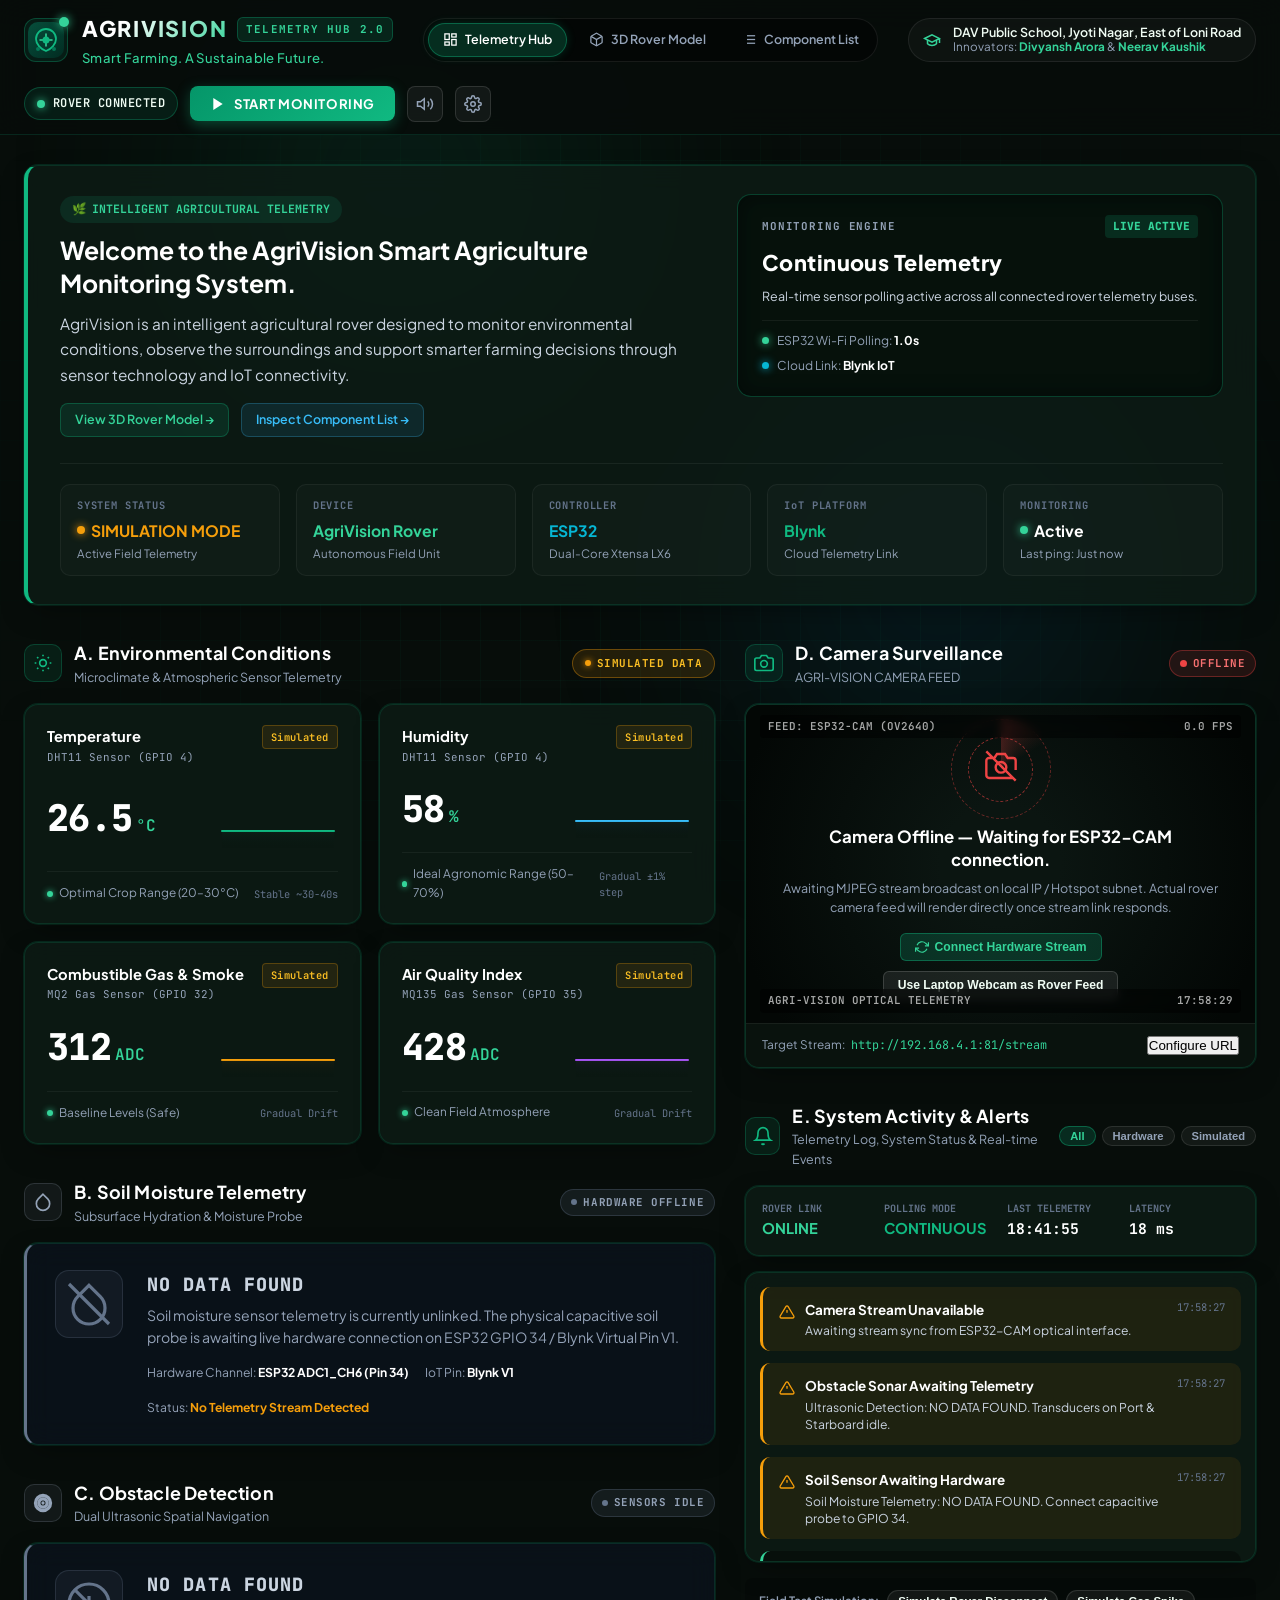
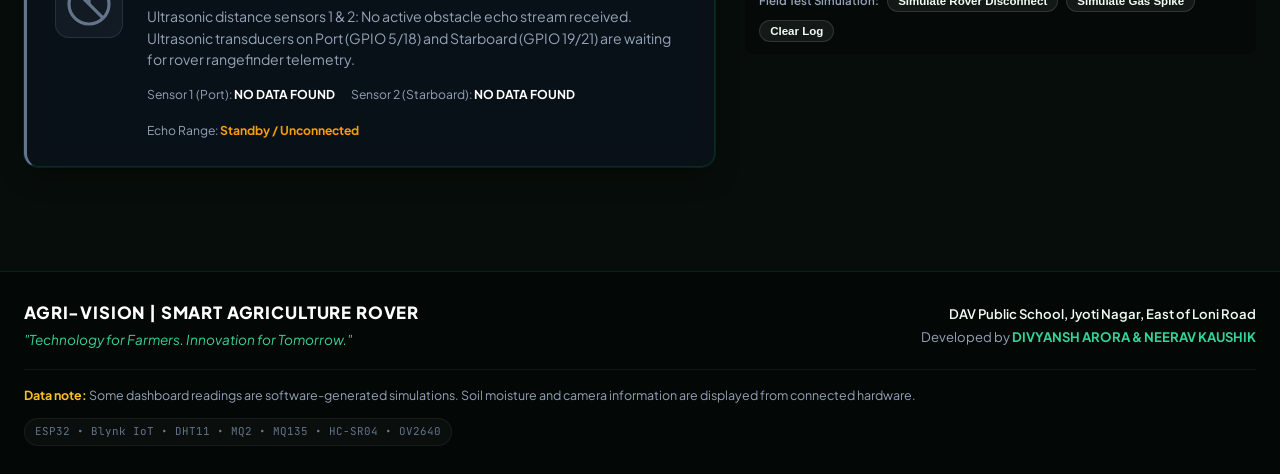
<file: index.html>
<!DOCTYPE html>
<html lang="en">
<head>
  <meta charset="UTF-8">
  <meta name="viewport" content="width=device-width, initial-scale=1.0">
  <title>AGRIVISION — Smart Agriculture Telemetry Hub</title>
  <link rel="preconnect" href="https://fonts.googleapis.com">
  <link rel="preconnect" href="https://fonts.gstatic.com" crossorigin>
  <link href="https://fonts.googleapis.com/css2?family=Plus+Jakarta+Sans:wght@300;400;500;600;700;800&family=JetBrains+Mono:wght@400;500;600;700&display=swap" rel="stylesheet">
  <link rel="stylesheet" href="styles.css">
</head>
<body>
  <!-- Ambient High-Tech Atmosphere -->
  <div class="tech-grid-bg"></div>
  <div class="ambient-glow glow-1"></div>
  <div class="ambient-glow glow-2"></div>

  <!-- Primary Top Navigation Bar -->
  <header class="top-nav">
    <div class="nav-container">
      <div class="brand-cluster">
        <div class="logo-shield">
          <svg viewBox="0 0 36 36" fill="none" class="rover-logo" xmlns="http://www.w3.org/2000/svg">
            <rect width="36" height="36" rx="10" fill="url(#brandGrad)" />
            <path d="M18 7C12.5 7 8 11.5 8 17C8 22.5 13 27 18 29C23 27 28 22.5 28 17C28 11.5 23.5 7 18 7Z" stroke="#10b981" stroke-width="1.8" stroke-linecap="round"/>
            <path d="M18 12V24M12 18H24" stroke="#34d399" stroke-width="1.6" stroke-linecap="round"/>
            <circle cx="18" cy="18" r="3.5" fill="#10b981"/>
            <circle cx="10" cy="27" r="2" fill="#047857"/>
            <circle cx="26" cy="27" r="2" fill="#047857"/>
            <defs>
              <linearGradient id="brandGrad" x1="0" y1="0" x2="36" y2="36" gradientUnits="userSpaceOnUse">
                <stop stop-color="#064e3b" />
                <stop offset="1" stop-color="#022c22" />
              </linearGradient>
            </defs>
          </svg>
          <div class="pulse-indicator live-pulse"></div>
        </div>
        <div class="brand-text">
          <div class="brand-title-wrap">
            <h1 class="brand-title">AGRIVISION</h1>
            <span class="hub-tag">TELEMETRY HUB 2.0</span>
          </div>
          <p class="tagline">Smart Farming. A Sustainable Future.</p>
        </div>
      </div>

      <!-- Navigation Tabs (Dedicated 3D Rover Model & Component List Pages) -->
      <nav class="nav-links-cluster">
        <a href="index.html" class="nav-tab active">
          <svg width="15" height="15" viewBox="0 0 24 24" fill="none" stroke="currentColor" stroke-width="2">
            <rect x="3" y="3" width="7" height="9"/>
            <rect x="14" y="3" width="7" height="5"/>
            <rect x="14" y="12" width="7" height="9"/>
            <rect x="3" y="16" width="7" height="5"/>
          </svg>
          <span>Telemetry Hub</span>
        </a>
        <a href="rover-3d.html" class="nav-tab">
          <svg width="15" height="15" viewBox="0 0 24 24" fill="none" stroke="currentColor" stroke-width="2">
            <path d="M21 16V8a2 2 0 0 0-1-1.73l-7-4a2 2 0 0 0-2 0l-7 4A2 2 0 0 0 3 8v8a2 2 0 0 0 1 1.73l7 4a2 2 0 0 0 2 0l7-4A2 2 0 0 0 21 16z"/>
            <polyline points="3.27 6.96 12 12.01 20.73 6.96"/>
            <line x1="12" y1="22.08" x2="12" y2="12"/>
          </svg>
          <span>3D Rover Model</span>
        </a>
        <a href="components.html" class="nav-tab">
          <svg width="15" height="15" viewBox="0 0 24 24" fill="none" stroke="currentColor" stroke-width="2">
            <line x1="8" y1="6" x2="21" y2="6"/>
            <line x1="8" y1="12" x2="21" y2="12"/>
            <line x1="8" y1="18" x2="21" y2="18"/>
            <line x1="3" y1="6" x2="3.01" y2="6"/>
            <line x1="3" y1="12" x2="3.01" y2="12"/>
            <line x1="3" y1="18" x2="3.01" y2="18"/>
          </svg>
          <span>Component List</span>
        </a>
      </nav>

      <!-- School Credits Pill -->
      <div class="school-credits-pill">
        <div class="school-icon">
          <svg width="18" height="18" viewBox="0 0 24 24" fill="none" stroke="currentColor" stroke-width="2">
            <path d="M22 10v6M2 10l10-5 10 5-10 5z"/>
            <path d="M6 12v5c3 3 9 3 12 0v-5"/>
          </svg>
        </div>
        <div class="school-details">
          <div class="school-name">DAV Public School, Jyoti Nagar, East of Loni Road</div>
          <div class="team-authors">Innovators: <strong>Divyansh Arora</strong> &amp; <strong>Neerav Kaushik</strong></div>
        </div>
      </div>

      <!-- Action Controls -->
      <div class="nav-controls">
        <div class="connection-status-pill" id="globalConnPill">
          <span class="status-dot connected" id="globalStatusDot"></span>
          <span class="status-text" id="globalStatusText">ROVER CONNECTED</span>
        </div>

        <button class="action-btn primary-btn" id="startMonitoringBtn">
          <svg width="16" height="16" viewBox="0 0 24 24" fill="currentColor">
            <polygon points="5 3 19 12 5 21 5 3"/>
          </svg>
          <span>START MONITORING</span>
        </button>

        <button class="icon-toggle-btn" id="audioToggleBtn" title="Toggle Telemetry Beeps">
          <svg id="audioIconOn" width="18" height="18" viewBox="0 0 24 24" fill="none" stroke="currentColor" stroke-width="2">
            <polygon points="11 5 6 9 2 9 2 15 6 15 11 19 11 5"/>
            <path d="M19.07 4.93a10 10 0 0 1 0 14.14M15.54 8.46a5 5 0 0 1 0 7.07"/>
          </svg>
          <svg id="audioIconOff" class="hidden" width="18" height="18" viewBox="0 0 24 24" fill="none" stroke="currentColor" stroke-width="2">
            <line x1="1" y1="1" x2="23" y2="23"/>
            <polygon points="11 5 6 9 2 9 2 15 6 15 11 19 11 5"/>
            <path d="M19.07 4.93a10 10 0 0 1 0 14.14"/>
          </svg>
        </button>

        <button class="icon-toggle-btn" id="settingsBtn" title="Hardware &amp; IoT Configuration">
          <svg width="18" height="18" viewBox="0 0 24 24" fill="none" stroke="currentColor" stroke-width="2">
            <circle cx="12" cy="12" r="3"/>
            <path d="M19.4 15a1.65 1.65 0 0 0 .33 1.82l.06.06a2 2 0 0 1 0 2.83 2 2 0 0 1-2.83 0l-.06-.06a1.65 1.65 0 0 0-1.82-.33 1.65 1.65 0 0 0-1 1.51V21a2 2 0 0 1-2 2 2 2 0 0 1-2-2v-.09A1.65 1.65 0 0 0 9 19.4a1.65 1.65 0 0 0-1.82.33l-.06.06a2 2 0 0 1-2.83 0 2 2 0 0 1 0-2.83l.06-.06a1.65 1.65 0 0 0 .33-1.82 1.65 1.65 0 0 0-1.51-1H3a2 2 0 0 1-2-2 2 2 0 0 1 2-2h.09A1.65 1.65 0 0 0 4.6 9a1.65 1.65 0 0 0-.33-1.82l-.06-.06a2 2 0 0 1 0-2.83 2 2 0 0 1 2.83 0l.06.06a1.65 1.65 0 0 0 1.82.33H9a1.65 1.65 0 0 0 1-1.51V3a2 2 0 0 1 2-2 2 2 0 0 1 2 2v.09a1.65 1.65 0 0 0 1 1.51 1.65 1.65 0 0 0 1.82-.33l.06-.06a2 2 0 0 1 2.83 0 2 2 0 0 1 0 2.83l-.06.06a1.65 1.65 0 0 0-.33 1.82V9a1.65 1.65 0 0 0 1.51 1H21a2 2 0 0 1 2 2 2 2 0 0 1-2 2h-.09a1.65 1.65 0 0 0-1.51 1z"/>
          </svg>
        </button>
      </div>
    </div>
  </header>

  <main class="dashboard-wrapper">
    <!-- SECTION 1: DASHBOARD OVERVIEW (Clean, Spacious, No Timer) -->
    <section class="overview-section card-glass section-spacer">
      <div class="overview-content">
        <div class="overview-text">
          <div class="system-intro-tag">
            <span class="badge-icon">🌿</span>
            <span>Intelligent Agricultural Telemetry</span>
          </div>
          <h2 class="overview-heading">Welcome to the AgriVision Smart Agriculture Monitoring System.</h2>
          <p class="overview-description">
            AgriVision is an intelligent agricultural rover designed to monitor environmental conditions, observe the surroundings and support smarter farming decisions through sensor technology and IoT connectivity.
          </p>
          <div class="overview-quick-links">
            <a href="rover-3d.html" class="inline-link-btn">
              <span>View 3D Rover Model &rarr;</span>
            </a>
            <a href="components.html" class="inline-link-btn secondary">
              <span>Inspect Component List &rarr;</span>
            </a>
          </div>
        </div>

        <!-- System Telemetry Status Card (Clean replacement for timer) -->
        <div class="system-status-card">
          <div class="status-card-header">
            <span class="status-card-label">MONITORING ENGINE</span>
            <span class="status-card-badge" id="telemetryStateBadge">LIVE ACTIVE</span>
          </div>
          <div class="status-card-headline" id="telemetryModeHeadline">Continuous Telemetry</div>
          <p class="status-card-desc">Real-time sensor polling active across all connected rover telemetry buses.</p>
          <div class="status-card-meta">
            <div class="meta-indicator">
              <span class="pulse-emerald-dot"></span>
              <span>ESP32 Wi-Fi Polling: <strong>1.0s</strong></span>
            </div>
            <div class="meta-indicator">
              <span class="pulse-cyan-dot"></span>
              <span>Cloud Link: <strong>Blynk IoT</strong></span>
            </div>
          </div>
        </div>
      </div>

      <!-- Rover Hardware Specs Strip -->
      <div class="telemetry-specs-grid">
        <div class="spec-tile">
          <span class="spec-label">SYSTEM STATUS</span>
          <div class="spec-val-wrapper">
            <span class="spec-pulse-amber"></span>
            <span class="spec-value highlight-amber" id="systemStatusLabel">SIMULATION MODE</span>
          </div>
          <span class="spec-sub">Active Field Telemetry</span>
        </div>

        <div class="spec-tile">
          <span class="spec-label">DEVICE</span>
          <div class="spec-value highlight-green">AgriVision Rover</div>
          <span class="spec-sub">Autonomous Field Unit</span>
        </div>

        <div class="spec-tile">
          <span class="spec-label">CONTROLLER</span>
          <div class="spec-value highlight-cyan">ESP32</div>
          <span class="spec-sub">Dual-Core Xtensa LX6</span>
        </div>

        <div class="spec-tile">
          <span class="spec-label">IoT PLATFORM</span>
          <div class="spec-value highlight-emerald">Blynk</div>
          <span class="spec-sub">Cloud Telemetry Link</span>
        </div>

        <div class="spec-tile">
          <span class="spec-label">MONITORING</span>
          <div class="spec-val-wrapper">
            <span class="spec-dot" id="monitoringDot"></span>
            <span class="spec-value" id="monitoringStatusLabel">Active</span>
          </div>
          <span class="spec-sub" id="lastHeartbeat">Last ping: Just now</span>
        </div>
      </div>
    </section>

    <!-- 2-Column Telemetry Grid with Spacious Layout -->
    <div class="main-telemetry-layout">

      <!-- Column 1: Environmental, Soil Moisture, & Obstacle Detection -->
      <div class="telemetry-column-main">

        <!-- SECTION A: Environmental Conditions (SIMULATED DATA) -->
        <section class="dashboard-block section-spacer" id="environmentalSection">
          <div class="block-header">
            <div class="block-title-cluster">
              <div class="block-icon">
                <svg width="20" height="20" viewBox="0 0 24 24" fill="none" stroke="#10b981" stroke-width="2">
                  <path d="M12 2v2M12 20v2M4.93 4.93l1.41 1.41M17.66 17.66l1.41 1.41M2 12h2M20 12h2M6.34 17.66l-1.41 1.41M19.07 4.93l-1.41 1.41"/>
                  <circle cx="12" cy="12" r="4"/>
                </svg>
              </div>
              <div>
                <h3 class="block-title">A. Environmental Conditions</h3>
                <p class="block-subtitle">Microclimate &amp; Atmospheric Sensor Telemetry</p>
              </div>
            </div>
            <div class="simulated-label-badge">
              <span class="pill-dot"></span>
              <span>SIMULATED DATA</span>
            </div>
          </div>

          <div class="environmental-cards-grid">
            <!-- Card 1: Temperature (DHT11) -->
            <div class="sensor-card card-glass">
              <div class="sensor-top">
                <div class="sensor-info">
                  <span class="sensor-name">Temperature</span>
                  <span class="sensor-hw-tag">DHT11 Sensor (GPIO 4)</span>
                </div>
                <span class="data-tag simulated-tag">Simulated</span>
              </div>
              <div class="sensor-body">
                <div class="sensor-main-reading">
                  <span class="reading-num" id="tempValue">26.5</span>
                  <span class="reading-unit">°C</span>
                </div>
                <div class="sensor-trend-visual">
                  <canvas id="tempSparkline" width="120" height="34"></canvas>
                </div>
              </div>
              <div class="sensor-footer">
                <div class="sensor-status-indicator">
                  <span class="status-marker normal"></span>
                  <span class="status-text-sub">Optimal Crop Range (20–30°C)</span>
                </div>
                <span class="sensor-rate-note">Stable ~30-40s</span>
              </div>
            </div>

            <!-- Card 2: Humidity (DHT11) -->
            <div class="sensor-card card-glass">
              <div class="sensor-top">
                <div class="sensor-info">
                  <span class="sensor-name">Humidity</span>
                  <span class="sensor-hw-tag">DHT11 Sensor (GPIO 4)</span>
                </div>
                <span class="data-tag simulated-tag">Simulated</span>
              </div>
              <div class="sensor-body">
                <div class="sensor-main-reading">
                  <span class="reading-num" id="humidityValue">58</span>
                  <span class="reading-unit">%</span>
                </div>
                <div class="sensor-trend-visual">
                  <canvas id="humiditySparkline" width="120" height="34"></canvas>
                </div>
              </div>
              <div class="sensor-footer">
                <div class="sensor-status-indicator">
                  <span class="status-marker normal"></span>
                  <span class="status-text-sub">Ideal Agronomic Range (50–70%)</span>
                </div>
                <span class="sensor-rate-note">Gradual ±1% step</span>
              </div>
            </div>

            <!-- Card 3: MQ2 Gas Sensor -->
            <div class="sensor-card card-glass">
              <div class="sensor-top">
                <div class="sensor-info">
                  <span class="sensor-name">Combustible Gas &amp; Smoke</span>
                  <span class="sensor-hw-tag">MQ2 Gas Sensor (GPIO 32)</span>
                </div>
                <span class="data-tag simulated-tag">Simulated</span>
              </div>
              <div class="sensor-body">
                <div class="sensor-main-reading">
                  <span class="reading-num" id="mq2Value">312</span>
                  <span class="reading-unit">ADC</span>
                </div>
                <div class="sensor-trend-visual">
                  <canvas id="mq2Sparkline" width="120" height="34"></canvas>
                </div>
              </div>
              <div class="sensor-footer">
                <div class="sensor-status-indicator">
                  <span class="status-marker normal" id="mq2StatusDot"></span>
                  <span class="status-text-sub" id="mq2StatusText">Baseline Levels (Safe)</span>
                </div>
                <span class="sensor-rate-note">Gradual Drift</span>
              </div>
            </div>

            <!-- Card 4: MQ135 Air Quality Sensor -->
            <div class="sensor-card card-glass">
              <div class="sensor-top">
                <div class="sensor-info">
                  <span class="sensor-name">Air Quality Index</span>
                  <span class="sensor-hw-tag">MQ135 Gas Sensor (GPIO 35)</span>
                </div>
                <span class="data-tag simulated-tag">Simulated</span>
              </div>
              <div class="sensor-body">
                <div class="sensor-main-reading">
                  <span class="reading-num" id="mq135Value">428</span>
                  <span class="reading-unit">ADC</span>
                </div>
                <div class="sensor-trend-visual">
                  <canvas id="mq135Sparkline" width="120" height="34"></canvas>
                </div>
              </div>
              <div class="sensor-footer">
                <div class="sensor-status-indicator">
                  <span class="status-marker normal" id="mq135StatusDot"></span>
                  <span class="status-text-sub" id="mq135StatusText">Clean Field Atmosphere</span>
                </div>
                <span class="sensor-rate-note">Gradual Drift</span>
              </div>
            </div>
          </div>
        </section>

        <!-- SECTION B: Soil Moisture (NO DATA FOUND) -->
        <section class="dashboard-block section-spacer" id="soilSection">
          <div class="block-header">
            <div class="block-title-cluster">
              <div class="block-icon no-data-icon">
                <svg width="20" height="20" viewBox="0 0 24 24" fill="none" stroke="#94a3b8" stroke-width="2">
                  <path d="M12 2.69l5.66 5.66a8 8 0 1 1-11.31 0z"/>
                </svg>
              </div>
              <div>
                <h3 class="block-title">B. Soil Moisture Telemetry</h3>
                <p class="block-subtitle">Subsurface Hydration &amp; Moisture Probe</p>
              </div>
            </div>
            <div class="no-data-badge">
              <span class="no-data-dot"></span>
              <span>HARDWARE OFFLINE</span>
            </div>
          </div>

          <!-- Clean, spacious NO DATA FOUND card -->
          <div class="no-data-card card-glass">
            <div class="no-data-content">
              <div class="no-data-illustration">
                <svg width="48" height="48" viewBox="0 0 24 24" fill="none" stroke="#64748b" stroke-width="1.6">
                  <path d="M12 2.69l5.66 5.66a8 8 0 1 1-11.31 0z"/>
                  <line x1="2" y1="2" x2="22" y2="22"/>
                </svg>
              </div>
              <div class="no-data-text-group">
                <h4 class="no-data-primary-heading">NO DATA FOUND</h4>
                <p class="no-data-description">
                  Soil moisture sensor telemetry is currently unlinked. The physical capacitive soil probe is awaiting live hardware connection on ESP32 GPIO 34 / Blynk Virtual Pin V1.
                </p>
                <div class="no-data-meta-row">
                  <span class="meta-item">Hardware Channel: <strong>ESP32 ADC1_CH6 (Pin 34)</strong></span>
                  <span class="meta-item">IoT Pin: <strong>Blynk V1</strong></span>
                  <span class="meta-item status-flag">Status: <strong>No Telemetry Stream Detected</strong></span>
                </div>
              </div>
            </div>
          </div>
        </section>

        <!-- SECTION C: Obstacle Detection (NO DATA FOUND) -->
        <section class="dashboard-block section-spacer" id="obstacleSection">
          <div class="block-header">
            <div class="block-title-cluster">
              <div class="block-icon no-data-icon">
                <svg width="20" height="20" viewBox="0 0 24 24" fill="none" stroke="#94a3b8" stroke-width="2">
                  <path d="M12 2a10 10 0 1 0 10 10A10 10 0 0 0 12 2zm0 18a8 8 0 1 1 8-8 8 8 0 0 1-8 8z"/>
                  <path d="M12 6a6 6 0 1 0 6 6 6 6 0 0 0-6-6zm0 10a4 4 0 1 1 4-4 4 4 0 0 1-4 4z"/>
                  <circle cx="12" cy="12" r="1"/>
                </svg>
              </div>
              <div>
                <h3 class="block-title">C. Obstacle Detection</h3>
                <p class="block-subtitle">Dual Ultrasonic Spatial Navigation</p>
              </div>
            </div>
            <div class="no-data-badge">
              <span class="no-data-dot"></span>
              <span>SENSORS IDLE</span>
            </div>
          </div>

          <!-- Clean, spacious NO DATA FOUND card for Obstacle Detection -->
          <div class="no-data-card card-glass">
            <div class="no-data-content">
              <div class="no-data-illustration">
                <svg width="48" height="48" viewBox="0 0 24 24" fill="none" stroke="#64748b" stroke-width="1.6">
                  <circle cx="12" cy="12" r="10"/>
                  <path d="M4.93 4.93l14.14 14.14"/>
                  <path d="M12 8v4"/>
                  <path d="M12 16h.01"/>
                </svg>
              </div>
              <div class="no-data-text-group">
                <h4 class="no-data-primary-heading">NO DATA FOUND</h4>
                <p class="no-data-description">
                  Ultrasonic distance sensors 1 &amp; 2: No active obstacle echo stream received. Ultrasonic transducers on Port (GPIO 5/18) and Starboard (GPIO 19/21) are waiting for rover rangefinder telemetry.
                </p>
                <div class="no-data-meta-row">
                  <span class="meta-item">Sensor 1 (Port): <strong>NO DATA FOUND</strong></span>
                  <span class="meta-item">Sensor 2 (Starboard): <strong>NO DATA FOUND</strong></span>
                  <span class="meta-item status-flag">Echo Range: <strong>Standby / Unconnected</strong></span>
                </div>
              </div>
            </div>
          </div>
        </section>

      </div>

      <!-- Column 2: Camera Feed & System Activity Feed -->
      <div class="telemetry-column-side">

        <!-- SECTION D: Camera Surveillance (AGRI-VISION CAMERA FEED) -->
        <section class="dashboard-block section-spacer" id="cameraSection">
          <div class="block-header">
            <div class="block-title-cluster">
              <div class="block-icon">
                <svg width="20" height="20" viewBox="0 0 24 24" fill="none" stroke="#10b981" stroke-width="2">
                  <path d="M23 19a2 2 0 0 1-2 2H3a2 2 0 0 1-2-2V8a2 2 0 0 1 2-2h4l2-3h6l2 3h4a2 2 0 0 1 2 2z"/>
                  <circle cx="12" cy="13" r="4"/>
                </svg>
              </div>
              <div>
                <h3 class="block-title">D. Camera Surveillance</h3>
                <p class="block-subtitle">AGRI-VISION CAMERA FEED</p>
              </div>
            </div>
            <div class="camera-status-pill" id="camStatusPill">
              <span class="cam-dot offline" id="camDot"></span>
              <span class="cam-label" id="camBadgeText">OFFLINE</span>
            </div>
          </div>

          <div class="camera-display-container card-glass">
            <!-- Viewport Screen -->
            <div class="camera-viewport" id="camViewport">
              <!-- Actual connected video / MJPEG image -->
              <img id="cameraStreamImg" class="camera-live-stream hidden" alt="AgriVision Live Rover Feed" />
              <video id="cameraWebcamVideo" class="camera-live-stream hidden" autoplay playsinline muted></video>

              <!-- Offline Notice UI (Exact requirement: "Camera Offline — Waiting for ESP32-CAM connection.") -->
              <div class="camera-offline-overlay" id="camOfflineOverlay">
                <div class="radar-scan-graphic">
                  <div class="scan-ring ring-1"></div>
                  <div class="scan-ring ring-2"></div>
                  <div class="scan-line"></div>
                  <div class="crosshair-center">
                    <svg width="32" height="32" viewBox="0 0 24 24" fill="none" stroke="#ef4444" stroke-width="1.8">
                      <path d="M1 1l22 22M21 21H3a2 2 0 0 1-2-2V8a2 2 0 0 1 2-2h4l2-3h6l2 3h4a2 2 0 0 1 2 2v7"/>
                      <circle cx="12" cy="13" r="4"/>
                    </svg>
                  </div>
                </div>
                <div class="cam-offline-banner">
                  <h4 class="cam-offline-primary">Camera Offline — Waiting for ESP32-CAM connection.</h4>
                  <p class="cam-offline-detail">
                    Awaiting MJPEG stream broadcast on local IP / Hotspot subnet. Actual rover camera feed will render directly once stream link responds.
                  </p>
                  <div class="camera-connect-actions">
                    <button class="cam-btn primary" id="connectCameraBtn">
                      <svg width="14" height="14" viewBox="0 0 24 24" fill="none" stroke="currentColor" stroke-width="2">
                        <path d="M23 4v6h-6M1 20v-6h6"/>
                        <path d="M3.51 9a9 9 0 0 1 14.85-3.36L23 10M1 14l4.64 4.36A9 9 0 0 0 20.49 15"/>
                      </svg>
                      <span>Connect Hardware Stream</span>
                    </button>
                    <button class="cam-btn secondary" id="webcamToggleBtn">
                      <span>Use Laptop Webcam as Rover Feed</span>
                    </button>
                  </div>
                </div>
              </div>

              <!-- HUD Viewport Overlay with Crosshairs and Info -->
              <div class="camera-hud-overlay">
                <div class="hud-top">
                  <span class="hud-tag">FEED: ESP32-CAM (OV2640)</span>
                  <span class="hud-fps" id="hudFpsText">0.0 FPS</span>
                </div>
                <div class="hud-bottom">
                  <span class="hud-tag">AGRI-VISION OPTICAL TELEMETRY</span>
                  <span class="hud-time" id="hudClock">--:--:--</span>
                </div>
              </div>
            </div>

            <!-- Camera Stream Controls -->
            <div class="camera-controls-bar">
              <div class="stream-url-preview">
                <span class="url-label">Target Stream:</span>
                <span class="url-text" id="streamUrlDisplay">http://192.168.4.1:81/stream</span>
              </div>
              <button class="mini-btn" id="editCamUrlBtn">Configure URL</button>
            </div>
          </div>
        </section>

        <!-- SECTION E: System Activity & Alerts -->
        <section class="dashboard-block section-spacer" id="systemActivitySection">
          <div class="block-header">
            <div class="block-title-cluster">
              <div class="block-icon">
                <svg width="20" height="20" viewBox="0 0 24 24" fill="none" stroke="#10b981" stroke-width="2">
                  <path d="M18 8A6 6 0 0 0 6 8c0 7-3 9-3 9h18s-3-2-3-9"/>
                  <path d="M13.73 21a2 2 0 0 1-3.46 0"/>
                </svg>
              </div>
              <div>
                <h3 class="block-title">E. System Activity &amp; Alerts</h3>
                <p class="block-subtitle">Telemetry Log, System Status &amp; Real-time Events</p>
              </div>
            </div>
            <div class="alert-filter-badges">
              <button class="filter-btn active" data-filter="all">All</button>
              <button class="filter-btn" data-filter="hardware">Hardware</button>
              <button class="filter-btn" data-filter="simulated">Simulated</button>
            </div>
          </div>

          <!-- Connection Status Card -->
          <div class="activity-summary-card card-glass">
            <div class="summary-metric">
              <span class="summary-label">ROVER LINK</span>
              <span class="summary-val connected" id="roverLinkStatusText">ONLINE</span>
            </div>
            <div class="summary-metric">
              <span class="summary-label">POLLING MODE</span>
              <span class="summary-val highlight-emerald">CONTINUOUS</span>
            </div>
            <div class="summary-metric">
              <span class="summary-label">LAST TELEMETRY</span>
              <span class="summary-val mono-font" id="lastTelemetryClock">18:41:55</span>
            </div>
            <div class="summary-metric">
              <span class="summary-label">LATENCY</span>
              <span class="summary-val mono-font" id="roverLatencyVal">18 ms</span>
            </div>
          </div>

          <!-- Interactive Alerts Log Container -->
          <div class="alerts-stream-container card-glass" id="alertsStream">
            <!-- Notification cards are populated here -->
          </div>

          <!-- Interactive Field Triggers for Testing -->
          <div class="exhibition-tools-row">
            <span class="tools-label">Field Test Simulation:</span>
            <button class="pill-action-btn" id="toggleRoverConnBtn">Simulate Rover Disconnect</button>
            <button class="pill-action-btn" id="triggerGasAlertBtn">Simulate Gas Spike</button>
            <button class="pill-action-btn" id="triggerClearBtn">Clear Log</button>
          </div>
        </section>

      </div>
    </div>
  </main>

  <!-- SECTION 4: System Startup Initialization Modal Overlay (No Countdown Timer) -->
  <div class="modal-overlay hidden" id="initializationModal">
    <div class="init-dialog card-glass">
      <div class="init-header">
        <div class="init-shield">
          <svg width="40" height="40" viewBox="0 0 24 24" fill="none" stroke="#10b981" stroke-width="2">
            <polygon points="12 2 2 7 12 12 22 7 12 2"/>
            <polyline points="2 17 12 22 22 17"/>
            <polyline points="2 12 12 17 22 12"/>
          </svg>
        </div>
        <h2 class="init-title">INITIALIZING AGRIVISION SYSTEM</h2>
        <p class="init-subtitle">DAV Public School, Jyoti Nagar • Telemetry Handshake Sequence</p>
      </div>

      <!-- 5 Step Initialization Sequence -->
      <div class="init-steps-list">
        <div class="init-step-item" id="step1">
          <div class="step-indicator"><span class="step-dot"></span></div>
          <div class="step-label">Initializing sensor dashboard</div>
        </div>
        <div class="init-step-item" id="step2">
          <div class="step-indicator"><span class="step-dot"></span></div>
          <div class="step-label">Establishing Wi-Fi connection</div>
        </div>
        <div class="init-step-item" id="step3">
          <div class="step-indicator"><span class="step-dot"></span></div>
          <div class="step-label">Connecting to rover</div>
        </div>
        <div class="init-step-item" id="step4">
          <div class="step-indicator"><span class="step-dot"></span></div>
          <div class="step-label">Checking camera availability</div>
        </div>
        <div class="init-step-item" id="step5">
          <div class="step-indicator"><span class="step-dot"></span></div>
          <div class="step-label">Preparing telemetry interface</div>
        </div>
      </div>

      <div class="init-progress-bar">
        <div class="init-bar-fill" id="initProgressFill"></div>
      </div>

      <div class="init-modal-footer">
        <button class="action-btn secondary-btn" id="cancelInitBtn">Cancel</button>
        <button class="action-btn primary-btn hidden" id="enterDashboardBtn">Launch Telemetry</button>
      </div>
    </div>
  </div>

  <!-- Network Error Modal (Rover Disconnected) -->
  <div class="modal-overlay hidden" id="networkErrorModal">
    <div class="error-dialog card-glass">
      <div class="error-icon-box">
        <svg width="48" height="48" viewBox="0 0 24 24" fill="none" stroke="#ef4444" stroke-width="2">
          <circle cx="12" cy="12" r="10"/>
          <line x1="12" y1="8" x2="12" y2="12"/>
          <line x1="12" y1="16" x2="12.01" y2="16"/>
        </svg>
      </div>
      <h2 class="error-title">NETWORK NOT CONNECTED</h2>
      <p class="error-message">
        AgriVision cannot communicate with the rover. Move the rover to an open area or closer to the Wi-Fi hotspot, check the power supply and reconnect.
      </p>
      <div class="error-diagnostics-box">
        <div class="diag-line"><span>Target Host:</span> <span class="mono-font" id="errTargetHost">192.168.4.1 (ESP32 AP)</span></div>
        <div class="diag-line"><span>Ping Status:</span> <span class="highlight-red">Host Unreachable / Timed Out</span></div>
        <div class="diag-line"><span>Monitoring State:</span> <span class="highlight-amber">Telemetry Communication Paused</span></div>
      </div>
      <div class="error-actions">
        <button class="action-btn primary-btn retry-btn" id="retryConnectionBtn">
          <svg width="16" height="16" viewBox="0 0 24 24" fill="none" stroke="currentColor" stroke-width="2">
            <polyline points="23 4 23 10 17 10"/>
            <path d="M20.49 15a9 9 0 1 1-2.12-9.36L23 10"/>
          </svg>
          <span>RETRY CONNECTION</span>
        </button>
        <button class="action-btn secondary-btn" id="dismissErrorBtn">Dismiss &amp; Enter Offline Mode</button>
      </div>
    </div>
  </div>

  <!-- Settings / IoT Configuration Modal -->
  <div class="modal-overlay hidden" id="configModal">
    <div class="config-dialog card-glass">
      <div class="config-header">
        <h3 class="config-title">Hardware &amp; IoT Link Configuration</h3>
        <button class="close-modal-btn" id="closeConfigBtn">&times;</button>
      </div>
      <div class="config-body">
        <div class="config-group">
          <label class="config-label">Rover Wi-Fi / AP Host IP</label>
          <input type="text" id="configRoverIp" class="config-input" value="192.168.4.1">
          <span class="config-hint">Default ESP32 SoftAP address or router-assigned DHCP IP.</span>
        </div>

        <div class="config-group">
          <label class="config-label">ESP32-CAM Stream URL</label>
          <input type="text" id="configCamUrl" class="config-input" value="http://192.168.4.1:81/stream">
          <span class="config-hint">MJPEG streaming port from CameraWebServer sketch.</span>
        </div>

        <div class="config-group">
          <label class="config-label">Blynk IoT Auth Token</label>
          <input type="text" id="configBlynkToken" class="config-input" placeholder="Enter Blynk Token (Optional)">
          <span class="config-hint">Directly synchronizes Soil Moisture and hardware telemetry via Blynk Cloud REST API.</span>
        </div>

        <div class="config-group">
          <label class="config-label">Blynk Soil Moisture Virtual Pin</label>
          <input type="text" id="configBlynkPin" class="config-input" value="V1">
        </div>

        <div class="config-checkbox-group">
          <label class="checkbox-label">
            <input type="checkbox" id="configAutoReconnect" checked>
            <span>Auto-reconnect when rover signal is detected</span>
          </label>
        </div>
      </div>
      <div class="config-footer">
        <button class="action-btn secondary-btn" id="cancelConfigBtn">Cancel</button>
        <button class="action-btn primary-btn" id="saveConfigBtn">Save &amp; Apply</button>
      </div>
    </div>
  </div>

  <!-- SECTION 7: Footer -->
  <footer class="system-footer">
    <div class="footer-container">
      <div class="footer-top-row">
        <div class="footer-brand-meta">
          <h4 class="footer-title">AGRI-VISION | SMART AGRICULTURE ROVER</h4>
          <p class="footer-motto">"Technology for Farmers. Innovation for Tomorrow."</p>
        </div>
        <div class="footer-authors-box">
          <div class="footer-school">DAV Public School, Jyoti Nagar, East of Loni Road</div>
          <div class="footer-team">Developed by <strong>DIVYANSH ARORA &amp; NEERAV KAUSHIK</strong></div>
        </div>
      </div>

      <div class="footer-divider"></div>

      <div class="footer-note-row">
        <p class="footer-data-note">
          <strong>Data note:</strong> Some dashboard readings are software-generated simulations. Soil moisture and camera information are displayed from connected hardware.
        </p>
        <div class="footer-status-pill">
          <span>ESP32 • Blynk IoT • DHT11 • MQ2 • MQ135 • HC-SR04 • OV2640</span>
        </div>
      </div>
    </div>
  </footer>

  <script src="app.js"></script>
</body>
</html>
</file>
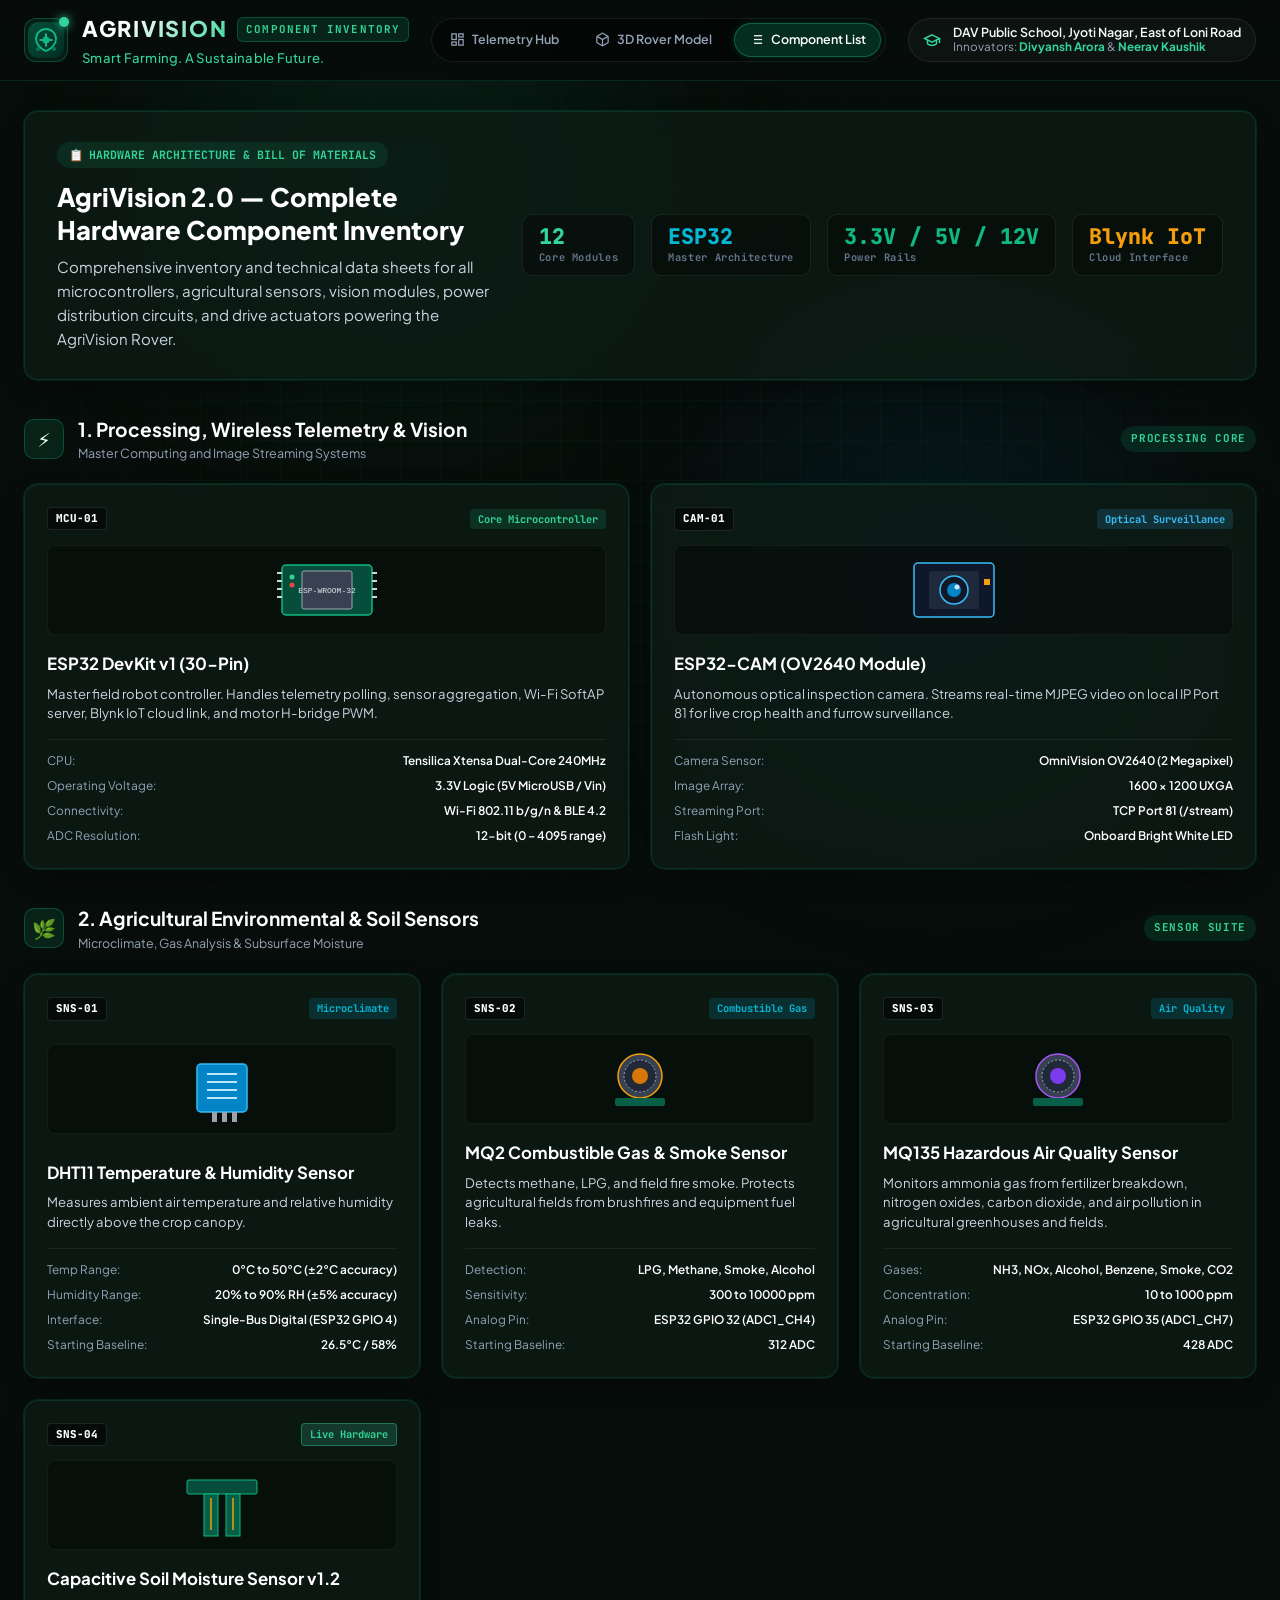
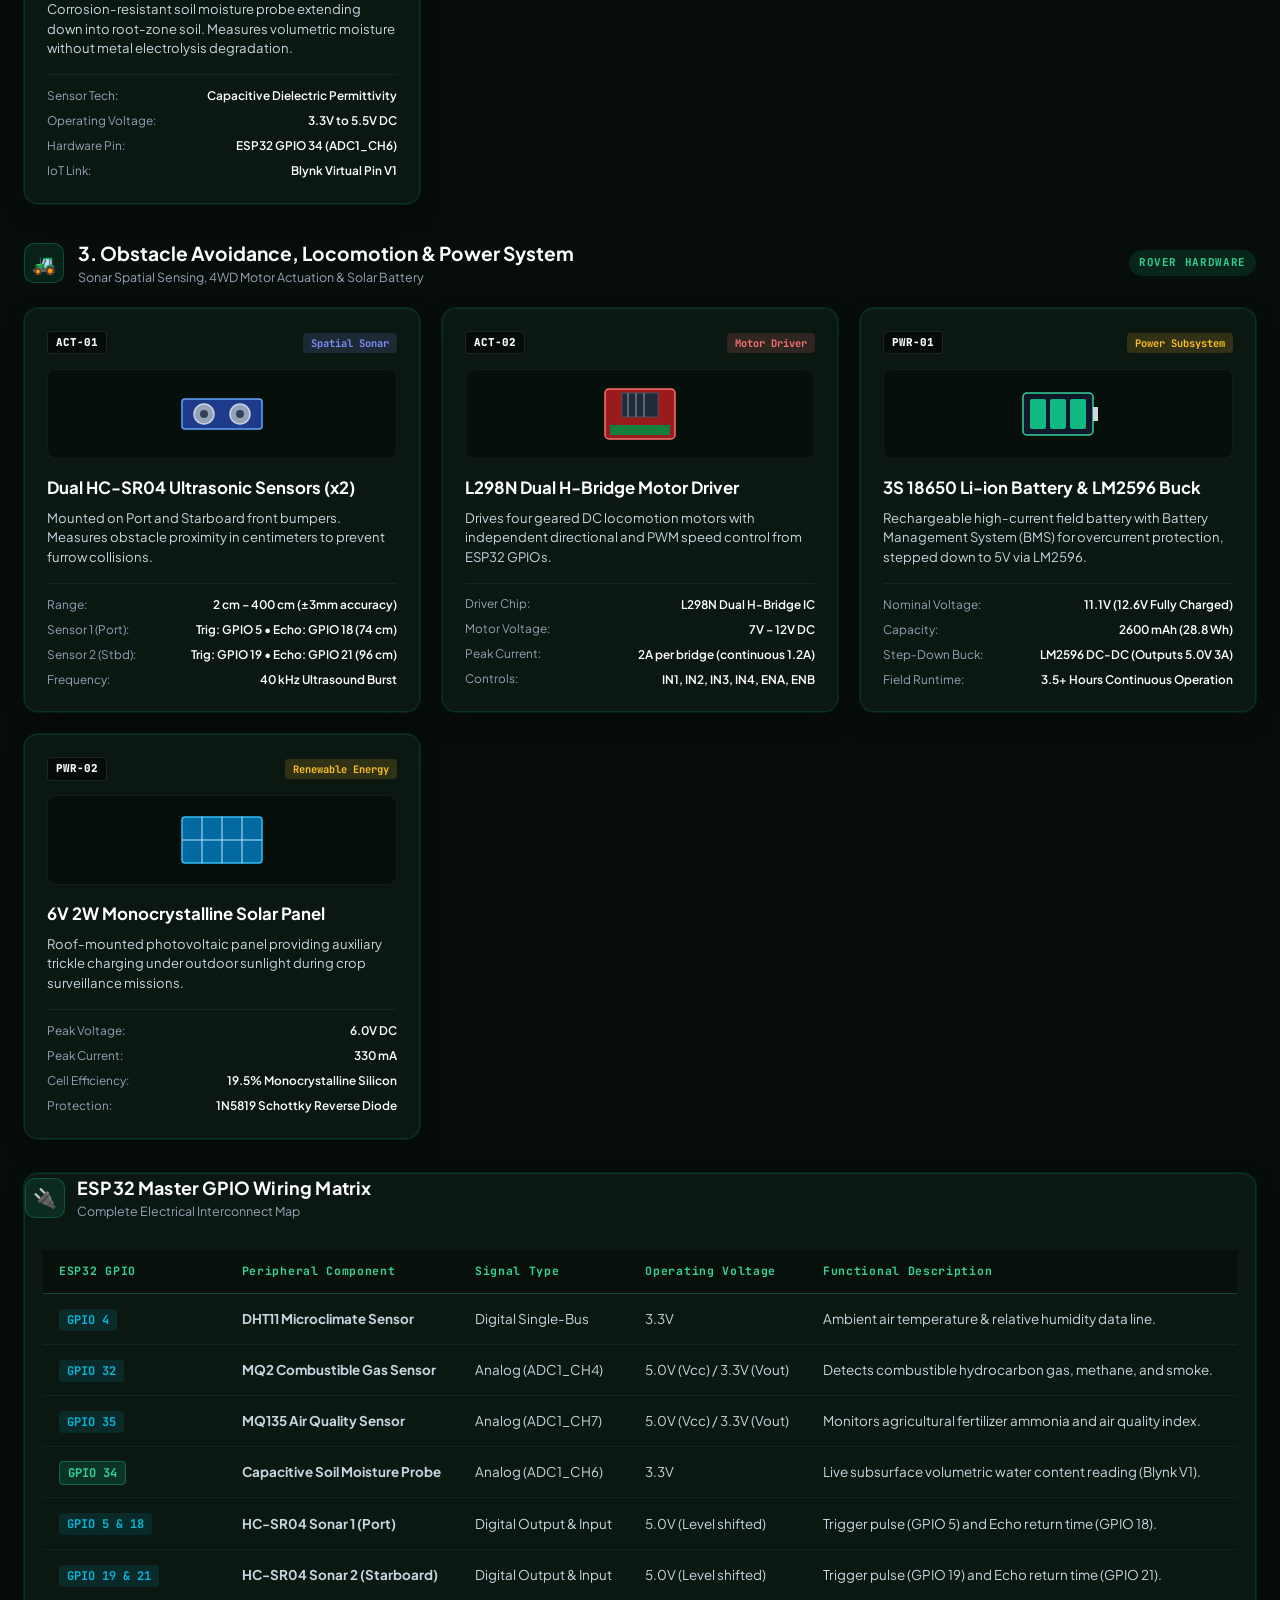
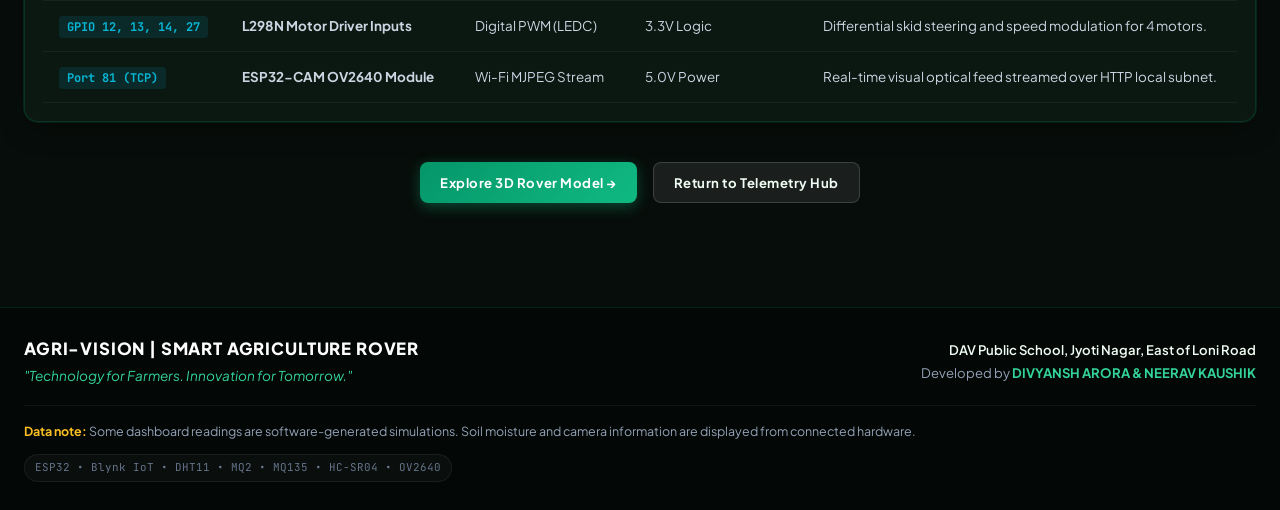
<file: components.html>
<!DOCTYPE html>
<html lang="en">
<head>
  <meta charset="UTF-8">
  <meta name="viewport" content="width=device-width, initial-scale=1.0">
  <title>Hardware Components &amp; System Architecture — AgriVision 2.0</title>
  <link rel="preconnect" href="https://fonts.googleapis.com">
  <link rel="preconnect" href="https://fonts.gstatic.com" crossorigin>
  <link href="https://fonts.googleapis.com/css2?family=Plus+Jakarta+Sans:wght@300;400;500;600;700;800&family=JetBrains+Mono:wght@400;500;600;700&display=swap" rel="stylesheet">
  <link rel="stylesheet" href="styles.css">
</head>
<body>
  <div class="tech-grid-bg"></div>
  <div class="ambient-glow glow-1"></div>
  <div class="ambient-glow glow-2"></div>

  <!-- Top Navigation Bar -->
  <header class="top-nav">
    <div class="nav-container">
      <div class="brand-cluster">
        <a href="index.html" class="brand-link">
          <div class="logo-shield">
            <svg viewBox="0 0 36 36" fill="none" class="rover-logo" xmlns="http://www.w3.org/2000/svg">
              <rect width="36" height="36" rx="10" fill="url(#brandGrad)" />
              <path d="M18 7C12.5 7 8 11.5 8 17C8 22.5 13 27 18 29C23 27 28 22.5 28 17C28 11.5 23.5 7 18 7Z" stroke="#10b981" stroke-width="1.8" stroke-linecap="round"/>
              <path d="M18 12V24M12 18H24" stroke="#34d399" stroke-width="1.6" stroke-linecap="round"/>
              <circle cx="18" cy="18" r="3.5" fill="#10b981"/>
              <circle cx="10" cy="27" r="2" fill="#047857"/>
              <circle cx="26" cy="27" r="2" fill="#047857"/>
              <defs>
                <linearGradient id="brandGrad" x1="0" y1="0" x2="36" y2="36" gradientUnits="userSpaceOnUse">
                  <stop stop-color="#064e3b" />
                  <stop offset="1" stop-color="#022c22" />
                </linearGradient>
              </defs>
            </svg>
            <div class="pulse-indicator live-pulse"></div>
          </div>
        </a>
        <div class="brand-text">
          <div class="brand-title-wrap">
            <h1 class="brand-title">AGRIVISION</h1>
            <span class="hub-tag">COMPONENT INVENTORY</span>
          </div>
          <p class="tagline">Smart Farming. A Sustainable Future.</p>
        </div>
      </div>

      <!-- Navigation Tabs -->
      <nav class="nav-links-cluster">
        <a href="index.html" class="nav-tab">
          <svg width="15" height="15" viewBox="0 0 24 24" fill="none" stroke="currentColor" stroke-width="2">
            <rect x="3" y="3" width="7" height="9"/>
            <rect x="14" y="3" width="7" height="5"/>
            <rect x="14" y="12" width="7" height="9"/>
            <rect x="3" y="16" width="7" height="5"/>
          </svg>
          <span>Telemetry Hub</span>
        </a>
        <a href="rover-3d.html" class="nav-tab">
          <svg width="15" height="15" viewBox="0 0 24 24" fill="none" stroke="currentColor" stroke-width="2">
            <path d="M21 16V8a2 2 0 0 0-1-1.73l-7-4a2 2 0 0 0-2 0l-7 4A2 2 0 0 0 3 8v8a2 2 0 0 0 1 1.73l7 4a2 2 0 0 0 2 0l7-4A2 2 0 0 0 21 16z"/>
            <polyline points="3.27 6.96 12 12.01 20.73 6.96"/>
            <line x1="12" y1="22.08" x2="12" y2="12"/>
          </svg>
          <span>3D Rover Model</span>
        </a>
        <a href="components.html" class="nav-tab active">
          <svg width="15" height="15" viewBox="0 0 24 24" fill="none" stroke="currentColor" stroke-width="2">
            <line x1="8" y1="6" x2="21" y2="6"/>
            <line x1="8" y1="12" x2="21" y2="12"/>
            <line x1="8" y1="18" x2="21" y2="18"/>
            <line x1="3" y1="6" x2="3.01" y2="6"/>
            <line x1="3" y1="12" x2="3.01" y2="12"/>
            <line x1="3" y1="18" x2="3.01" y2="18"/>
          </svg>
          <span>Component List</span>
        </a>
      </nav>

      <!-- School Credits -->
      <div class="school-credits-pill">
        <div class="school-icon">
          <svg width="18" height="18" viewBox="0 0 24 24" fill="none" stroke="currentColor" stroke-width="2">
            <path d="M22 10v6M2 10l10-5 10 5-10 5z"/>
            <path d="M6 12v5c3 3 9 3 12 0v-5"/>
          </svg>
        </div>
        <div class="school-details">
          <div class="school-name">DAV Public School, Jyoti Nagar, East of Loni Road</div>
          <div class="team-authors">Innovators: <strong>Divyansh Arora</strong> &amp; <strong>Neerav Kaushik</strong></div>
        </div>
      </div>
    </div>
  </header>

  <main class="dashboard-wrapper">
    <!-- Header with spacious layout -->
    <section class="page-intro-header card-glass section-spacer">
      <div class="page-intro-content">
        <div class="system-intro-tag">
          <span class="badge-icon">📋</span>
          <span>Hardware Architecture &amp; Bill of Materials</span>
        </div>
        <h2 class="page-title">AgriVision 2.0 — Complete Hardware Component Inventory</h2>
        <p class="page-subtitle">
          Comprehensive inventory and technical data sheets for all microcontrollers, agricultural sensors, vision modules, power distribution circuits, and drive actuators powering the AgriVision Rover.
        </p>
      </div>

      <div class="inventory-summary-strip">
        <div class="inv-stat">
          <span class="inv-stat-num highlight-green">12</span>
          <span class="inv-stat-label">Core Modules</span>
        </div>
        <div class="inv-stat">
          <span class="inv-stat-num highlight-cyan">ESP32</span>
          <span class="inv-stat-label">Master Architecture</span>
        </div>
        <div class="inv-stat">
          <span class="inv-stat-num highlight-emerald">3.3V / 5V / 12V</span>
          <span class="inv-stat-label">Power Rails</span>
        </div>
        <div class="inv-stat">
          <span class="inv-stat-num highlight-amber">Blynk IoT</span>
          <span class="inv-stat-label">Cloud Interface</span>
        </div>
      </div>
    </section>

    <!-- Component Category 1: Processing, Vision & IoT -->
    <section class="component-category-block section-spacer">
      <div class="category-header">
        <div class="category-title-cluster">
          <div class="category-icon-box">⚡</div>
          <div>
            <h3 class="category-title">1. Processing, Wireless Telemetry &amp; Vision</h3>
            <p class="category-subtitle">Master Computing and Image Streaming Systems</p>
          </div>
        </div>
        <span class="category-badge">PROCESSING CORE</span>
      </div>

      <div class="components-grid">
        <!-- Component 1: ESP32 -->
        <div class="component-card card-glass">
          <div class="comp-card-top">
            <div class="comp-id-badge">MCU-01</div>
            <span class="comp-tag core-tag">Core Microcontroller</span>
          </div>
          <div class="comp-illustration-box">
            <svg viewBox="0 0 120 70" class="comp-svg">
              <rect x="15" y="10" width="90" height="50" rx="4" fill="#064e3b" stroke="#10b981" stroke-width="1.5"/>
              <rect x="35" y="16" width="50" height="38" rx="2" fill="#374151" stroke="#9ca3af" stroke-width="1"/>
              <text x="60" y="38" fill="#e5e7eb" font-size="8" font-family="monospace" text-anchor="middle">ESP-WROOM-32</text>
              <circle cx="25" cy="22" r="2.5" fill="#34d399"/>
              <circle cx="25" cy="30" r="2.5" fill="#ef4444"/>
              <line x1="15" y1="18" x2="10" y2="18" stroke="#d1d5db" stroke-width="2"/>
              <line x1="15" y1="26" x2="10" y2="26" stroke="#d1d5db" stroke-width="2"/>
              <line x1="15" y1="34" x2="10" y2="34" stroke="#d1d5db" stroke-width="2"/>
              <line x1="15" y1="42" x2="10" y2="42" stroke="#d1d5db" stroke-width="2"/>
              <line x1="105" y1="18" x2="110" y2="18" stroke="#d1d5db" stroke-width="2"/>
              <line x1="105" y1="26" x2="110" y2="26" stroke="#d1d5db" stroke-width="2"/>
              <line x1="105" y1="34" x2="110" y2="34" stroke="#d1d5db" stroke-width="2"/>
              <line x1="105" y1="42" x2="110" y2="42" stroke="#d1d5db" stroke-width="2"/>
            </svg>
          </div>
          <div class="comp-details">
            <h4 class="comp-name">ESP32 DevKit v1 (30-Pin)</h4>
            <p class="comp-role">Master field robot controller. Handles telemetry polling, sensor aggregation, Wi-Fi SoftAP server, Blynk IoT cloud link, and motor H-bridge PWM.</p>
            <div class="comp-specs-list">
              <div class="comp-spec-row"><span>CPU:</span> <strong>Tensilica Xtensa Dual-Core 240MHz</strong></div>
              <div class="comp-spec-row"><span>Operating Voltage:</span> <strong>3.3V Logic (5V MicroUSB / Vin)</strong></div>
              <div class="comp-spec-row"><span>Connectivity:</span> <strong>Wi-Fi 802.11 b/g/n &amp; BLE 4.2</strong></div>
              <div class="comp-spec-row"><span>ADC Resolution:</span> <strong>12-bit (0 – 4095 range)</strong></div>
            </div>
          </div>
        </div>

        <!-- Component 2: ESP32-CAM -->
        <div class="component-card card-glass">
          <div class="comp-card-top">
            <div class="comp-id-badge">CAM-01</div>
            <span class="comp-tag vision-tag">Optical Surveillance</span>
          </div>
          <div class="comp-illustration-box">
            <svg viewBox="0 0 120 70" class="comp-svg">
              <rect x="20" y="8" width="80" height="54" rx="4" fill="#0f172a" stroke="#38bdf8" stroke-width="1.5"/>
              <rect x="35" y="16" width="50" height="38" rx="2" fill="#1e293b"/>
              <circle cx="60" cy="35" r="14" fill="#111827" stroke="#38bdf8" stroke-width="1.5"/>
              <circle cx="60" cy="35" r="7" fill="#0284c7"/>
              <circle cx="63" cy="32" r="2.5" fill="#ffffff" opacity="0.8"/>
              <rect x="90" y="24" width="6" height="6" fill="#f59e0b"/>
            </svg>
          </div>
          <div class="comp-details">
            <h4 class="comp-name">ESP32-CAM (OV2640 Module)</h4>
            <p class="comp-role">Autonomous optical inspection camera. Streams real-time MJPEG video on local IP Port 81 for live crop health and furrow surveillance.</p>
            <div class="comp-specs-list">
              <div class="comp-spec-row"><span>Camera Sensor:</span> <strong>OmniVision OV2640 (2 Megapixel)</strong></div>
              <div class="comp-spec-row"><span>Image Array:</span> <strong>1600 × 1200 UXGA</strong></div>
              <div class="comp-spec-row"><span>Streaming Port:</span> <strong>TCP Port 81 (/stream)</strong></div>
              <div class="comp-spec-row"><span>Flash Light:</span> <strong>Onboard Bright White LED</strong></div>
            </div>
          </div>
        </div>
      </div>
    </section>

    <!-- Component Category 2: Agricultural Sensor Suite -->
    <section class="component-category-block section-spacer">
      <div class="category-header">
        <div class="category-title-cluster">
          <div class="category-icon-box">🌿</div>
          <div>
            <h3 class="category-title">2. Agricultural Environmental &amp; Soil Sensors</h3>
            <p class="category-subtitle">Microclimate, Gas Analysis &amp; Subsurface Moisture</p>
          </div>
        </div>
        <span class="category-badge">SENSOR SUITE</span>
      </div>

      <div class="components-grid">
        <!-- Component 3: DHT11 -->
        <div class="component-card card-glass">
          <div class="comp-card-top">
            <div class="comp-id-badge">SNS-01</div>
            <span class="comp-tag sensor-tag">Microclimate</span>
          </div>
          <div class="comp-illustration-box">
            <svg viewBox="0 0 120 70" class="comp-svg">
              <rect x="35" y="10" width="50" height="48" rx="4" fill="#0284c7" stroke="#38bdf8" stroke-width="1.5"/>
              <line x1="45" y1="20" x2="75" y2="20" stroke="#bae6fd" stroke-width="2"/>
              <line x1="45" y1="28" x2="75" y2="28" stroke="#bae6fd" stroke-width="2"/>
              <line x1="45" y1="36" x2="75" y2="36" stroke="#bae6fd" stroke-width="2"/>
              <line x1="45" y1="44" x2="75" y2="44" stroke="#bae6fd" stroke-width="2"/>
              <rect x="50" y="58" width="5" height="10" fill="#9ca3af"/>
              <rect x="60" y="58" width="5" height="10" fill="#9ca3af"/>
              <rect x="70" y="58" width="5" height="10" fill="#9ca3af"/>
            </svg>
          </div>
          <div class="comp-details">
            <h4 class="comp-name">DHT11 Temperature &amp; Humidity Sensor</h4>
            <p class="comp-role">Measures ambient air temperature and relative humidity directly above the crop canopy.</p>
            <div class="comp-specs-list">
              <div class="comp-spec-row"><span>Temp Range:</span> <strong>0°C to 50°C (±2°C accuracy)</strong></div>
              <div class="comp-spec-row"><span>Humidity Range:</span> <strong>20% to 90% RH (±5% accuracy)</strong></div>
              <div class="comp-spec-row"><span>Interface:</span> <strong>Single-Bus Digital (ESP32 GPIO 4)</strong></div>
              <div class="comp-spec-row"><span>Starting Baseline:</span> <strong>26.5°C / 58%</strong></div>
            </div>
          </div>
        </div>

        <!-- Component 4: MQ2 Gas Sensor -->
        <div class="component-card card-glass">
          <div class="comp-card-top">
            <div class="comp-id-badge">SNS-02</div>
            <span class="comp-tag sensor-tag">Combustible Gas</span>
          </div>
          <div class="comp-illustration-box">
            <svg viewBox="0 0 120 70" class="comp-svg">
              <circle cx="60" cy="32" r="22" fill="#374151" stroke="#f59e0b" stroke-width="1.5"/>
              <circle cx="60" cy="32" r="16" fill="#1f2937" stroke="#9ca3af" stroke-dasharray="2,2"/>
              <circle cx="60" cy="32" r="8" fill="#d97706"/>
              <rect x="35" y="54" width="50" height="8" rx="2" fill="#065f46"/>
            </svg>
          </div>
          <div class="comp-details">
            <h4 class="comp-name">MQ2 Combustible Gas &amp; Smoke Sensor</h4>
            <p class="comp-role">Detects methane, LPG, and field fire smoke. Protects agricultural fields from brushfires and equipment fuel leaks.</p>
            <div class="comp-specs-list">
              <div class="comp-spec-row"><span>Detection:</span> <strong>LPG, Methane, Smoke, Alcohol</strong></div>
              <div class="comp-spec-row"><span>Sensitivity:</span> <strong>300 to 10000 ppm</strong></div>
              <div class="comp-spec-row"><span>Analog Pin:</span> <strong>ESP32 GPIO 32 (ADC1_CH4)</strong></div>
              <div class="comp-spec-row"><span>Starting Baseline:</span> <strong>312 ADC</strong></div>
            </div>
          </div>
        </div>

        <!-- Component 5: MQ135 Air Quality Sensor -->
        <div class="component-card card-glass">
          <div class="comp-card-top">
            <div class="comp-id-badge">SNS-03</div>
            <span class="comp-tag sensor-tag">Air Quality</span>
          </div>
          <div class="comp-illustration-box">
            <svg viewBox="0 0 120 70" class="comp-svg">
              <circle cx="60" cy="32" r="22" fill="#374151" stroke="#a855f7" stroke-width="1.5"/>
              <circle cx="60" cy="32" r="16" fill="#1f2937" stroke="#9ca3af" stroke-dasharray="2,2"/>
              <circle cx="60" cy="32" r="8" fill="#7c3aed"/>
              <rect x="35" y="54" width="50" height="8" rx="2" fill="#065f46"/>
            </svg>
          </div>
          <div class="comp-details">
            <h4 class="comp-name">MQ135 Hazardous Air Quality Sensor</h4>
            <p class="comp-role">Monitors ammonia gas from fertilizer breakdown, nitrogen oxides, carbon dioxide, and air pollution in agricultural greenhouses and fields.</p>
            <div class="comp-specs-list">
              <div class="comp-spec-row"><span>Gases:</span> <strong>NH3, NOx, Alcohol, Benzene, Smoke, CO2</strong></div>
              <div class="comp-spec-row"><span>Concentration:</span> <strong>10 to 1000 ppm</strong></div>
              <div class="comp-spec-row"><span>Analog Pin:</span> <strong>ESP32 GPIO 35 (ADC1_CH7)</strong></div>
              <div class="comp-spec-row"><span>Starting Baseline:</span> <strong>428 ADC</strong></div>
            </div>
          </div>
        </div>

        <!-- Component 6: Capacitive Soil Moisture Sensor v1.2 -->
        <div class="component-card card-glass">
          <div class="comp-card-top">
            <div class="comp-id-badge">SNS-04</div>
            <span class="comp-tag live-tag">Live Hardware</span>
          </div>
          <div class="comp-illustration-box">
            <svg viewBox="0 0 120 70" class="comp-svg">
              <rect x="25" y="10" width="70" height="14" rx="2" fill="#064e3b" stroke="#10b981"/>
              <rect x="42" y="24" width="14" height="42" fill="#065f46" stroke="#10b981"/>
              <rect x="64" y="24" width="14" height="42" fill="#065f46" stroke="#10b981"/>
              <line x1="49" y1="28" x2="49" y2="60" stroke="#f59e0b" stroke-width="1.5"/>
              <line x1="71" y1="28" x2="71" y2="60" stroke="#f59e0b" stroke-width="1.5"/>
            </svg>
          </div>
          <div class="comp-details">
            <h4 class="comp-name">Capacitive Soil Moisture Sensor v1.2</h4>
            <p class="comp-role">Corrosion-resistant soil moisture probe extending down into root-zone soil. Measures volumetric moisture without metal electrolysis degradation.</p>
            <div class="comp-specs-list">
              <div class="comp-spec-row"><span>Sensor Tech:</span> <strong>Capacitive Dielectric Permittivity</strong></div>
              <div class="comp-spec-row"><span>Operating Voltage:</span> <strong>3.3V to 5.5V DC</strong></div>
              <div class="comp-spec-row"><span>Hardware Pin:</span> <strong>ESP32 GPIO 34 (ADC1_CH6)</strong></div>
              <div class="comp-spec-row"><span>IoT Link:</span> <strong>Blynk Virtual Pin V1</strong></div>
            </div>
          </div>
        </div>
      </div>
    </section>

    <!-- Component Category 3: Obstacle Avoidance, Motors & Power -->
    <section class="component-category-block section-spacer">
      <div class="category-header">
        <div class="category-title-cluster">
          <div class="category-icon-box">🚜</div>
          <div>
            <h3 class="category-title">3. Obstacle Avoidance, Locomotion &amp; Power System</h3>
            <p class="category-subtitle">Sonar Spatial Sensing, 4WD Motor Actuation &amp; Solar Battery</p>
          </div>
        </div>
        <span class="category-badge">ROVER HARDWARE</span>
      </div>

      <div class="components-grid">
        <!-- Component 7: Dual HC-SR04 -->
        <div class="component-card card-glass">
          <div class="comp-card-top">
            <div class="comp-id-badge">ACT-01</div>
            <span class="comp-tag sonar-tag">Spatial Sonar</span>
          </div>
          <div class="comp-illustration-box">
            <svg viewBox="0 0 120 70" class="comp-svg">
              <rect x="20" y="20" width="80" height="30" rx="3" fill="#1e3a8a" stroke="#60a5fa" stroke-width="1.5"/>
              <circle cx="42" cy="35" r="10" fill="#94a3b8" stroke="#cbd5e1" stroke-width="1.5"/>
              <circle cx="78" cy="35" r="10" fill="#94a3b8" stroke="#cbd5e1" stroke-width="1.5"/>
              <circle cx="42" cy="35" r="4" fill="#334155"/>
              <circle cx="78" cy="35" r="4" fill="#334155"/>
            </svg>
          </div>
          <div class="comp-details">
            <h4 class="comp-name">Dual HC-SR04 Ultrasonic Sensors (x2)</h4>
            <p class="comp-role">Mounted on Port and Starboard front bumpers. Measures obstacle proximity in centimeters to prevent furrow collisions.</p>
            <div class="comp-specs-list">
              <div class="comp-spec-row"><span>Range:</span> <strong>2 cm – 400 cm (±3mm accuracy)</strong></div>
              <div class="comp-spec-row"><span>Sensor 1 (Port):</span> <strong>Trig: GPIO 5 • Echo: GPIO 18 (74 cm)</strong></div>
              <div class="comp-spec-row"><span>Sensor 2 (Stbd):</span> <strong>Trig: GPIO 19 • Echo: GPIO 21 (96 cm)</strong></div>
              <div class="comp-spec-row"><span>Frequency:</span> <strong>40 kHz Ultrasound Burst</strong></div>
            </div>
          </div>
        </div>

        <!-- Component 8: L298N Motor Driver -->
        <div class="component-card card-glass">
          <div class="comp-card-top">
            <div class="comp-id-badge">ACT-02</div>
            <span class="comp-tag motor-tag">Motor Driver</span>
          </div>
          <div class="comp-illustration-box">
            <svg viewBox="0 0 120 70" class="comp-svg">
              <rect x="25" y="10" width="70" height="50" rx="4" fill="#991b1b" stroke="#f87171" stroke-width="1.5"/>
              <rect x="42" y="14" width="36" height="24" fill="#1f2937" stroke="#4b5563"/>
              <line x1="48" y1="14" x2="48" y2="38" stroke="#9ca3af"/>
              <line x1="56" y1="14" x2="56" y2="38" stroke="#9ca3af"/>
              <line x1="64" y1="14" x2="64" y2="38" stroke="#9ca3af"/>
              <rect x="30" y="46" width="60" height="10" fill="#15803d"/>
            </svg>
          </div>
          <div class="comp-details">
            <h4 class="comp-name">L298N Dual H-Bridge Motor Driver</h4>
            <p class="comp-role">Drives four geared DC locomotion motors with independent directional and PWM speed control from ESP32 GPIOs.</p>
            <div class="comp-specs-list">
              <div class="comp-spec-row"><span>Driver Chip:</span> <strong>L298N Dual H-Bridge IC</strong></div>
              <div class="comp-spec-row"><span>Motor Voltage:</span> <strong>7V – 12V DC</strong></div>
              <div class="comp-spec-row"><span>Peak Current:</span> <strong>2A per bridge (continuous 1.2A)</strong></div>
              <div class="comp-spec-row"><span>Controls:</span> <strong>IN1, IN2, IN3, IN4, ENA, ENB</strong></div>
            </div>
          </div>
        </div>

        <!-- Component 9: 3S Battery & BMS -->
        <div class="component-card card-glass">
          <div class="comp-card-top">
            <div class="comp-id-badge">PWR-01</div>
            <span class="comp-tag pwr-tag">Power Subsystem</span>
          </div>
          <div class="comp-illustration-box">
            <svg viewBox="0 0 120 70" class="comp-svg">
              <rect x="25" y="14" width="70" height="42" rx="4" fill="#0f172a" stroke="#34d399" stroke-width="1.5"/>
              <rect x="32" y="20" width="16" height="30" rx="2" fill="#10b981"/>
              <rect x="52" y="20" width="16" height="30" rx="2" fill="#10b981"/>
              <rect x="72" y="20" width="16" height="30" rx="2" fill="#10b981"/>
              <rect x="95" y="28" width="5" height="14" fill="#d1d5db"/>
            </svg>
          </div>
          <div class="comp-details">
            <h4 class="comp-name">3S 18650 Li-ion Battery &amp; LM2596 Buck</h4>
            <p class="comp-role">Rechargeable high-current field battery with Battery Management System (BMS) for overcurrent protection, stepped down to 5V via LM2596.</p>
            <div class="comp-specs-list">
              <div class="comp-spec-row"><span>Nominal Voltage:</span> <strong>11.1V (12.6V Fully Charged)</strong></div>
              <div class="comp-spec-row"><span>Capacity:</span> <strong>2600 mAh (28.8 Wh)</strong></div>
              <div class="comp-spec-row"><span>Step-Down Buck:</span> <strong>LM2596 DC-DC (Outputs 5.0V 3A)</strong></div>
              <div class="comp-spec-row"><span>Field Runtime:</span> <strong>3.5+ Hours Continuous Operation</strong></div>
            </div>
          </div>
        </div>

        <!-- Component 10: Monocrystalline Solar Panel -->
        <div class="component-card card-glass">
          <div class="comp-card-top">
            <div class="comp-id-badge">PWR-02</div>
            <span class="comp-tag pwr-tag">Renewable Energy</span>
          </div>
          <div class="comp-illustration-box">
            <svg viewBox="0 0 120 70" class="comp-svg">
              <rect x="20" y="12" width="80" height="46" rx="3" fill="#0369a1" stroke="#38bdf8" stroke-width="1.5"/>
              <line x1="40" y1="12" x2="40" y2="58" stroke="#bae6fd" stroke-width="1"/>
              <line x1="60" y1="12" x2="60" y2="58" stroke="#bae6fd" stroke-width="1"/>
              <line x1="80" y1="12" x2="80" y2="58" stroke="#bae6fd" stroke-width="1"/>
              <line x1="20" y1="35" x2="100" y2="35" stroke="#bae6fd" stroke-width="1"/>
            </svg>
          </div>
          <div class="comp-details">
            <h4 class="comp-name">6V 2W Monocrystalline Solar Panel</h4>
            <p class="comp-role">Roof-mounted photovoltaic panel providing auxiliary trickle charging under outdoor sunlight during crop surveillance missions.</p>
            <div class="comp-specs-list">
              <div class="comp-spec-row"><span>Peak Voltage:</span> <strong>6.0V DC</strong></div>
              <div class="comp-spec-row"><span>Peak Current:</span> <strong>330 mA</strong></div>
              <div class="comp-spec-row"><span>Cell Efficiency:</span> <strong>19.5% Monocrystalline Silicon</strong></div>
              <div class="comp-spec-row"><span>Protection:</span> <strong>1N5819 Schottky Reverse Diode</strong></div>
            </div>
          </div>
        </div>
      </div>
    </section>

    <!-- Master Pin Connection & Wiring Matrix Table (Spacious) -->
    <section class="pinout-table-section card-glass section-spacer">
      <div class="block-header">
        <div class="block-title-cluster">
          <div class="category-icon-box">🔌</div>
          <div>
            <h3 class="block-title">ESP32 Master GPIO Wiring Matrix</h3>
            <p class="block-subtitle">Complete Electrical Interconnect Map</p>
          </div>
        </div>
      </div>

      <div class="specs-table-wrapper">
        <table class="specs-table">
          <thead>
            <tr>
              <th>ESP32 GPIO</th>
              <th>Peripheral Component</th>
              <th>Signal Type</th>
              <th>Operating Voltage</th>
              <th>Functional Description</th>
            </tr>
          </thead>
          <tbody>
            <tr>
              <td><span class="pin-badge">GPIO 4</span></td>
              <td><strong>DHT11 Microclimate Sensor</strong></td>
              <td>Digital Single-Bus</td>
              <td>3.3V</td>
              <td>Ambient air temperature &amp; relative humidity data line.</td>
            </tr>
            <tr>
              <td><span class="pin-badge">GPIO 32</span></td>
              <td><strong>MQ2 Combustible Gas Sensor</strong></td>
              <td>Analog (ADC1_CH4)</td>
              <td>5.0V (Vcc) / 3.3V (Vout)</td>
              <td>Detects combustible hydrocarbon gas, methane, and smoke.</td>
            </tr>
            <tr>
              <td><span class="pin-badge">GPIO 35</span></td>
              <td><strong>MQ135 Air Quality Sensor</strong></td>
              <td>Analog (ADC1_CH7)</td>
              <td>5.0V (Vcc) / 3.3V (Vout)</td>
              <td>Monitors agricultural fertilizer ammonia and air quality index.</td>
            </tr>
            <tr>
              <td><span class="pin-badge highlight-pin">GPIO 34</span></td>
              <td><strong>Capacitive Soil Moisture Probe</strong></td>
              <td>Analog (ADC1_CH6)</td>
              <td>3.3V</td>
              <td>Live subsurface volumetric water content reading (Blynk V1).</td>
            </tr>
            <tr>
              <td><span class="pin-badge">GPIO 5 &amp; 18</span></td>
              <td><strong>HC-SR04 Sonar 1 (Port)</strong></td>
              <td>Digital Output &amp; Input</td>
              <td>5.0V (Level shifted)</td>
              <td>Trigger pulse (GPIO 5) and Echo return time (GPIO 18).</td>
            </tr>
            <tr>
              <td><span class="pin-badge">GPIO 19 &amp; 21</span></td>
              <td><strong>HC-SR04 Sonar 2 (Starboard)</strong></td>
              <td>Digital Output &amp; Input</td>
              <td>5.0V (Level shifted)</td>
              <td>Trigger pulse (GPIO 19) and Echo return time (GPIO 21).</td>
            </tr>
            <tr>
              <td><span class="pin-badge">GPIO 12, 13, 14, 27</span></td>
              <td><strong>L298N Motor Driver Inputs</strong></td>
              <td>Digital PWM (LEDC)</td>
              <td>3.3V Logic</td>
              <td>Differential skid steering and speed modulation for 4 motors.</td>
            </tr>
            <tr>
              <td><span class="pin-badge">Port 81 (TCP)</span></td>
              <td><strong>ESP32-CAM OV2640 Module</strong></td>
              <td>Wi-Fi MJPEG Stream</td>
              <td>5.0V Power</td>
              <td>Real-time visual optical feed streamed over HTTP local subnet.</td>
            </tr>
          </tbody>
        </table>
      </div>
    </section>

    <!-- Navigation Footer CTA -->
    <div class="page-nav-cta section-spacer">
      <a href="rover-3d.html" class="action-btn primary-btn">
        <span>Explore 3D Rover Model &rarr;</span>
      </a>
      <a href="index.html" class="action-btn secondary-btn">
        <span>Return to Telemetry Hub</span>
      </a>
    </div>
  </main>

  <!-- Footer -->
  <footer class="system-footer">
    <div class="footer-container">
      <div class="footer-top-row">
        <div class="footer-brand-meta">
          <h4 class="footer-title">AGRI-VISION | SMART AGRICULTURE ROVER</h4>
          <p class="footer-motto">"Technology for Farmers. Innovation for Tomorrow."</p>
        </div>
        <div class="footer-authors-box">
          <div class="footer-school">DAV Public School, Jyoti Nagar, East of Loni Road</div>
          <div class="footer-team">Developed by <strong>DIVYANSH ARORA &amp; NEERAV KAUSHIK</strong></div>
        </div>
      </div>

      <div class="footer-divider"></div>

      <div class="footer-note-row">
        <p class="footer-data-note">
          <strong>Data note:</strong> Some dashboard readings are software-generated simulations. Soil moisture and camera information are displayed from connected hardware.
        </p>
        <div class="footer-status-pill">
          <span>ESP32 • Blynk IoT • DHT11 • MQ2 • MQ135 • HC-SR04 • OV2640</span>
        </div>
      </div>
    </div>
  </footer>
</body>
</html>
</file>
<file: styles.css>
/* ==========================================================================
   AGRIVISION 2.0 — SMART AGRICULTURE TELEMETRY HUB STYLESHEET
   Authors: Divyansh Arora & Neerav Kaushik (DAV Public School, Jyoti Nagar)
   ========================================================================== */

:root {
  --bg-deep: #070d0a;
  --bg-surface: #0e1914;
  --bg-card: rgba(14, 28, 22, 0.75);
  --bg-card-hover: rgba(20, 38, 30, 0.85);
  --border-subtle: rgba(16, 185, 129, 0.16);
  --border-focus: rgba(16, 185, 129, 0.45);
  
  --emerald-neon: #10b981;
  --emerald-bright: #34d399;
  --emerald-deep: #065f46;
  --emerald-glow: rgba(16, 185, 129, 0.28);

  --cyan-telemetry: #06b6d4;
  --amber-warning: #f59e0b;
  --red-alert: #ef4444;
  --blue-sky: #38bdf8;

  --text-main: #f0fdf4;
  --text-muted: #94a3b8;
  --text-faint: #64748b;
  --text-emerald: #a7f3d0;

  --font-sans: 'Plus Jakarta Sans', system-ui, -apple-system, sans-serif;
  --font-mono: 'JetBrains Mono', monospace;

  --radius-sm: 8px;
  --radius-md: 14px;
  --radius-lg: 20px;
  --radius-full: 9999px;

  --shadow-card: 0 10px 30px -10px rgba(0, 0, 0, 0.5), 0 0 0 1px var(--border-subtle);
  --transition-fast: 0.2s cubic-bezier(0.16, 1, 0.3, 1);
  --transition-smooth: 0.35s cubic-bezier(0.16, 1, 0.3, 1);
}

/* Base Reset & Global Typography */
*, *::before, *::after {
  box-sizing: border-box;
  margin: 0;
  padding: 0;
}

body {
  font-family: var(--font-sans);
  background-color: var(--bg-deep);
  color: var(--text-main);
  min-height: 100vh;
  line-height: 1.6;
  overflow-x: hidden;
  position: relative;
  -webkit-font-smoothing: antialiased;
}

/* Ambient Background Grid */
.tech-grid-bg {
  position: fixed;
  top: 0;
  left: 0;
  width: 100vw;
  height: 100vh;
  pointer-events: none;
  z-index: 0;
  background-image: 
    linear-gradient(to right, rgba(16, 185, 129, 0.04) 1px, transparent 1px),
    linear-gradient(to bottom, rgba(16, 185, 129, 0.04) 1px, transparent 1px);
  background-size: 40px 40px;
  mask-image: radial-gradient(ellipse at center, rgba(0,0,0,1) 40%, rgba(0,0,0,0) 85%);
}

.ambient-glow {
  position: fixed;
  width: 550px;
  height: 550px;
  border-radius: 50%;
  pointer-events: none;
  z-index: 0;
  filter: blur(120px);
  opacity: 0.18;
}

.glow-1 {
  top: -100px;
  left: 10%;
  background: radial-gradient(circle, #10b981 0%, transparent 70%);
}

.glow-2 {
  bottom: 5%;
  right: 5%;
  background: radial-gradient(circle, #0284c7 0%, transparent 70%);
}

.mono-font {
  font-family: var(--font-mono);
}

.hidden {
  display: none !important;
}

/* Generous Spacing In Every Section as requested */
.section-spacer {
  margin-bottom: 34px !important;
}

/* Glassmorphism Reusable Card */
.card-glass {
  background: var(--bg-card);
  backdrop-filter: blur(14px);
  -webkit-backdrop-filter: blur(14px);
  border: 1px solid var(--border-subtle);
  border-radius: var(--radius-md);
  box-shadow: var(--shadow-card);
  transition: border-color var(--transition-fast), transform var(--transition-fast);
}

.card-glass:hover {
  border-color: rgba(16, 185, 129, 0.3);
}

/* ==========================================================================
   NAVIGATION & TOP RIBBON
   ========================================================================== */

.top-nav {
  position: sticky;
  top: 0;
  z-index: 50;
  background: rgba(7, 13, 10, 0.92);
  backdrop-filter: blur(16px);
  -webkit-backdrop-filter: blur(16px);
  border-bottom: 1px solid var(--border-subtle);
  padding: 12px 24px;
}

.nav-container {
  max-width: 1540px;
  margin: 0 auto;
  display: flex;
  align-items: center;
  justify-content: space-between;
  gap: 18px;
  flex-wrap: wrap;
}

.brand-link {
  text-decoration: none;
  display: flex;
  align-items: center;
}

.brand-cluster {
  display: flex;
  align-items: center;
  gap: 14px;
}

.logo-shield {
  position: relative;
  width: 44px;
  height: 44px;
  display: flex;
  align-items: center;
  justify-content: center;
  background: rgba(16, 185, 129, 0.1);
  border-radius: 12px;
  border: 1px solid rgba(16, 185, 129, 0.3);
}

.rover-logo {
  width: 36px;
  height: 36px;
}

.live-pulse {
  position: absolute;
  top: -2px;
  right: -2px;
  width: 10px;
  height: 10px;
  background: var(--emerald-bright);
  border-radius: 50%;
  box-shadow: 0 0 10px var(--emerald-bright);
  animation: pulseBeacon 2s infinite ease-in-out;
}

@keyframes pulseBeacon {
  0% { transform: scale(0.9); opacity: 0.8; box-shadow: 0 0 4px var(--emerald-bright); }
  50% { transform: scale(1.35); opacity: 1; box-shadow: 0 0 14px var(--emerald-bright); }
  100% { transform: scale(0.9); opacity: 0.8; box-shadow: 0 0 4px var(--emerald-bright); }
}

.brand-title-wrap {
  display: flex;
  align-items: center;
  gap: 10px;
}

.brand-title {
  font-size: 1.35rem;
  font-weight: 800;
  letter-spacing: 0.08em;
  color: #ffffff;
  background: linear-gradient(135deg, #ffffff 30%, #34d399 100%);
  -webkit-background-clip: text;
  -webkit-text-fill-color: transparent;
}

.hub-tag {
  font-family: var(--font-mono);
  font-size: 0.68rem;
  font-weight: 700;
  letter-spacing: 0.1em;
  color: var(--emerald-bright);
  background: rgba(16, 185, 129, 0.14);
  padding: 3px 8px;
  border-radius: 6px;
  border: 1px solid rgba(16, 185, 129, 0.3);
}

.tagline {
  font-size: 0.82rem;
  font-weight: 500;
  color: var(--emerald-bright);
  letter-spacing: 0.02em;
}

/* Navigation Tabs (Multi-Page System) */
.nav-links-cluster {
  display: flex;
  align-items: center;
  gap: 8px;
  background: rgba(0, 0, 0, 0.4);
  padding: 4px;
  border-radius: var(--radius-full);
  border: 1px solid rgba(255, 255, 255, 0.08);
}

.nav-tab {
  display: flex;
  align-items: center;
  gap: 7px;
  padding: 6px 14px;
  border-radius: var(--radius-full);
  font-size: 0.78rem;
  font-weight: 600;
  color: var(--text-muted);
  text-decoration: none;
  transition: all var(--transition-fast);
}

.nav-tab:hover {
  color: #ffffff;
  background: rgba(255, 255, 255, 0.06);
}

.nav-tab.active {
  color: #ffffff;
  background: rgba(16, 185, 129, 0.22);
  border: 1px solid rgba(16, 185, 129, 0.4);
  box-shadow: 0 0 10px rgba(16, 185, 129, 0.2);
}

/* School Credits Pill */
.school-credits-pill {
  display: flex;
  align-items: center;
  gap: 12px;
  padding: 6px 14px;
  background: rgba(255, 255, 255, 0.03);
  border: 1px solid rgba(255, 255, 255, 0.08);
  border-radius: var(--radius-full);
}

.school-icon {
  color: var(--emerald-bright);
  display: flex;
  align-items: center;
}

.school-details {
  line-height: 1.25;
}

.school-name {
  font-size: 0.78rem;
  font-weight: 600;
  color: var(--text-main);
}

.team-authors {
  font-size: 0.73rem;
  color: var(--text-muted);
}

.team-authors strong {
  color: var(--emerald-bright);
}

/* Nav Action Controls */
.nav-controls {
  display: flex;
  align-items: center;
  gap: 12px;
}

.connection-status-pill {
  display: flex;
  align-items: center;
  gap: 8px;
  padding: 6px 12px;
  background: rgba(16, 185, 129, 0.1);
  border: 1px solid rgba(16, 185, 129, 0.3);
  border-radius: var(--radius-full);
  font-family: var(--font-mono);
  font-size: 0.75rem;
  font-weight: 600;
  letter-spacing: 0.04em;
}

.status-dot {
  width: 8px;
  height: 8px;
  border-radius: 50%;
}

.status-dot.connected {
  background: var(--emerald-bright);
  box-shadow: 0 0 8px var(--emerald-bright);
  animation: blinkFast 2s infinite ease-in-out;
}

.status-dot.disconnected {
  background: var(--red-alert);
  box-shadow: 0 0 8px var(--red-alert);
  animation: blinkFast 1s infinite ease-in-out;
}

@keyframes blinkFast {
  0%, 100% { opacity: 1; }
  50% { opacity: 0.35; }
}

.action-btn {
  display: inline-flex;
  align-items: center;
  justify-content: center;
  gap: 8px;
  padding: 9px 20px;
  border-radius: var(--radius-sm);
  font-family: var(--font-sans);
  font-size: 0.82rem;
  font-weight: 700;
  letter-spacing: 0.04em;
  cursor: pointer;
  transition: all var(--transition-fast);
  text-decoration: none;
  border: none;
  outline: none;
}

.primary-btn {
  background: linear-gradient(135deg, #059669 0%, #10b981 100%);
  color: #ffffff;
  box-shadow: 0 4px 14px rgba(16, 185, 129, 0.35);
}

.primary-btn:hover {
  background: linear-gradient(135deg, #047857 0%, #059669 100%);
  box-shadow: 0 6px 20px rgba(16, 185, 129, 0.5);
  transform: translateY(-1px);
}

.secondary-btn {
  background: rgba(255, 255, 255, 0.08);
  color: var(--text-main);
  border: 1px solid rgba(255, 255, 255, 0.15);
}

.secondary-btn:hover {
  background: rgba(255, 255, 255, 0.14);
  color: #fff;
}

.icon-toggle-btn {
  width: 36px;
  height: 36px;
  border-radius: 8px;
  background: rgba(255, 255, 255, 0.05);
  border: 1px solid rgba(255, 255, 255, 0.12);
  color: var(--text-muted);
  display: flex;
  align-items: center;
  justify-content: center;
  cursor: pointer;
  transition: all var(--transition-fast);
}

.icon-toggle-btn:hover {
  background: rgba(16, 185, 129, 0.15);
  color: var(--emerald-bright);
  border-color: rgba(16, 185, 129, 0.3);
}

/* ==========================================================================
   MAIN DASHBOARD WRAPPER & OVERVIEW HERO
   ========================================================================== */

.dashboard-wrapper {
  max-width: 1540px;
  margin: 0 auto;
  padding: 30px 24px;
  position: relative;
  z-index: 1;
}

.overview-section {
  padding: 28px 32px;
  border-left: 4px solid var(--emerald-neon);
}

.overview-content {
  display: flex;
  justify-content: space-between;
  align-items: flex-start;
  gap: 36px;
  flex-wrap: wrap;
  margin-bottom: 26px;
}

.overview-text {
  flex: 1;
  min-width: 300px;
}

.system-intro-tag {
  display: inline-flex;
  align-items: center;
  gap: 6px;
  font-family: var(--font-mono);
  font-size: 0.72rem;
  font-weight: 700;
  text-transform: uppercase;
  color: var(--emerald-bright);
  background: rgba(16, 185, 129, 0.12);
  padding: 4px 12px;
  border-radius: var(--radius-full);
  margin-bottom: 12px;
}

.overview-heading {
  font-size: 1.55rem;
  font-weight: 700;
  color: #ffffff;
  line-height: 1.35;
  margin-bottom: 10px;
}

.overview-description {
  font-size: 0.96rem;
  color: #cbd5e1;
  line-height: 1.65;
  max-width: 860px;
  margin-bottom: 16px;
}

.overview-quick-links {
  display: flex;
  gap: 12px;
  flex-wrap: wrap;
}

.inline-link-btn {
  display: inline-flex;
  align-items: center;
  gap: 6px;
  padding: 6px 14px;
  border-radius: var(--radius-sm);
  font-size: 0.78rem;
  font-weight: 600;
  color: var(--emerald-bright);
  background: rgba(16, 185, 129, 0.12);
  border: 1px solid rgba(16, 185, 129, 0.3);
  text-decoration: none;
  transition: all var(--transition-fast);
}

.inline-link-btn:hover {
  background: rgba(16, 185, 129, 0.22);
}

.inline-link-btn.secondary {
  color: var(--blue-sky);
  background: rgba(56, 189, 248, 0.1);
  border-color: rgba(56, 189, 248, 0.25);
}

/* Active System Telemetry Status Card */
.system-status-card {
  background: rgba(6, 17, 12, 0.9);
  border: 1px solid rgba(16, 185, 129, 0.28);
  border-radius: var(--radius-md);
  padding: 20px 24px;
  min-width: 300px;
  box-shadow: inset 0 0 20px rgba(0, 0, 0, 0.4);
}

.status-card-header {
  display: flex;
  justify-content: space-between;
  align-items: center;
  margin-bottom: 8px;
}

.status-card-label {
  font-family: var(--font-mono);
  font-size: 0.68rem;
  font-weight: 700;
  letter-spacing: 0.08em;
  color: var(--text-muted);
}

.status-card-badge {
  font-family: var(--font-mono);
  font-size: 0.7rem;
  font-weight: 800;
  color: var(--emerald-bright);
  background: rgba(16, 185, 129, 0.16);
  padding: 3px 8px;
  border-radius: 4px;
}

.status-card-headline {
  font-family: var(--font-sans);
  font-size: 1.35rem;
  font-weight: 800;
  color: #ffffff;
  letter-spacing: 0.02em;
  margin-bottom: 6px;
}

.status-card-desc {
  font-size: 0.78rem;
  color: #cbd5e1;
  line-height: 1.5;
  margin-bottom: 14px;
}

.status-card-meta {
  display: flex;
  flex-direction: column;
  gap: 6px;
  padding-top: 10px;
  border-top: 1px solid rgba(255, 255, 255, 0.06);
}

.meta-indicator {
  display: flex;
  align-items: center;
  gap: 8px;
  font-size: 0.76rem;
  color: var(--text-muted);
}

.meta-indicator strong {
  color: #ffffff;
}

.pulse-emerald-dot {
  width: 7px;
  height: 7px;
  border-radius: 50%;
  background: var(--emerald-bright);
  box-shadow: 0 0 8px var(--emerald-bright);
  animation: pulseBeacon 1.5s infinite ease-in-out;
}

.pulse-cyan-dot {
  width: 7px;
  height: 7px;
  border-radius: 50%;
  background: var(--cyan-telemetry);
  box-shadow: 0 0 8px var(--cyan-telemetry);
}

/* Telemetry Specs Ribbon Grid */
.telemetry-specs-grid {
  display: grid;
  grid-template-columns: repeat(auto-fit, minmax(170px, 1fr));
  gap: 16px;
  padding-top: 20px;
  border-top: 1px solid rgba(255, 255, 255, 0.06);
}

.spec-tile {
  background: rgba(255, 255, 255, 0.02);
  border: 1px solid rgba(255, 255, 255, 0.05);
  border-radius: 10px;
  padding: 12px 16px;
}

.spec-label {
  display: block;
  font-family: var(--font-mono);
  font-size: 0.65rem;
  font-weight: 700;
  letter-spacing: 0.08em;
  color: var(--text-faint);
  margin-bottom: 4px;
}

.spec-val-wrapper {
  display: flex;
  align-items: center;
  gap: 6px;
}

.spec-value {
  font-size: 0.98rem;
  font-weight: 700;
  color: #fff;
}

.spec-sub {
  display: block;
  font-size: 0.72rem;
  color: var(--text-muted);
  margin-top: 2px;
}

.highlight-amber { color: var(--amber-warning) !important; }
.highlight-green { color: var(--emerald-bright) !important; }
.highlight-cyan { color: var(--cyan-telemetry) !important; }
.highlight-emerald { color: #10b981 !important; }

.spec-pulse-amber {
  width: 8px;
  height: 8px;
  border-radius: 50%;
  background: var(--amber-warning);
  box-shadow: 0 0 8px var(--amber-warning);
}

.spec-dot {
  width: 8px;
  height: 8px;
  border-radius: 50%;
  background: var(--emerald-bright);
  box-shadow: 0 0 8px var(--emerald-bright);
}

/* ==========================================================================
   2-COLUMN TELEMETRY GRID LAYOUT
   ========================================================================== */

.main-telemetry-layout {
  display: grid;
  grid-template-columns: 1.15fr 0.85fr;
  gap: 30px;
}

@media (max-width: 1100px) {
  .main-telemetry-layout {
    grid-template-columns: 1fr;
  }
}

.dashboard-block {
  margin-bottom: 30px;
}

.block-header {
  display: flex;
  justify-content: space-between;
  align-items: center;
  margin-bottom: 16px;
}

.block-title-cluster {
  display: flex;
  align-items: center;
  gap: 12px;
}

.block-icon {
  width: 38px;
  height: 38px;
  border-radius: 10px;
  background: rgba(16, 185, 129, 0.1);
  border: 1px solid rgba(16, 185, 129, 0.25);
  display: flex;
  align-items: center;
  justify-content: center;
}

.block-icon.no-data-icon {
  background: rgba(148, 163, 184, 0.08);
  border-color: rgba(148, 163, 184, 0.2);
}

.block-title {
  font-size: 1.12rem;
  font-weight: 700;
  color: #ffffff;
  letter-spacing: 0.01em;
}

.block-subtitle {
  font-size: 0.78rem;
  color: var(--text-muted);
}

/* Permanent SIMULATED DATA Label */
.simulated-label-badge {
  display: inline-flex;
  align-items: center;
  gap: 6px;
  background: rgba(245, 158, 11, 0.12);
  border: 1px solid rgba(245, 158, 11, 0.35);
  color: #fbbf24;
  padding: 5px 12px;
  border-radius: var(--radius-full);
  font-family: var(--font-mono);
  font-size: 0.68rem;
  font-weight: 700;
  letter-spacing: 0.05em;
}

.pill-dot {
  width: 6px;
  height: 6px;
  border-radius: 50%;
  background: #f59e0b;
  box-shadow: 0 0 6px #f59e0b;
}

/* ==========================================================================
   SECTION A: ENVIRONMENTAL SENSORS GRID
   ========================================================================== */

.environmental-cards-grid {
  display: grid;
  grid-template-columns: repeat(2, 1fr);
  gap: 18px;
}

@media (max-width: 680px) {
  .environmental-cards-grid {
    grid-template-columns: 1fr;
  }
}

.sensor-card {
  padding: 20px 22px;
  display: flex;
  flex-direction: column;
  justify-content: space-between;
}

.sensor-top {
  display: flex;
  justify-content: space-between;
  align-items: flex-start;
  margin-bottom: 14px;
}

.sensor-info {
  display: flex;
  flex-direction: column;
}

.sensor-name {
  font-size: 0.92rem;
  font-weight: 700;
  color: #ffffff;
}

.sensor-hw-tag {
  font-family: var(--font-mono);
  font-size: 0.68rem;
  color: var(--text-muted);
}

.data-tag {
  font-family: var(--font-mono);
  font-size: 0.65rem;
  font-weight: 600;
  padding: 3px 8px;
  border-radius: 4px;
  letter-spacing: 0.04em;
}

.simulated-tag {
  background: rgba(245, 158, 11, 0.1);
  color: #fbbf24;
  border: 1px solid rgba(245, 158, 11, 0.25);
}

.sensor-body {
  display: flex;
  justify-content: space-between;
  align-items: flex-end;
  margin-bottom: 14px;
}

.sensor-main-reading {
  display: flex;
  align-items: baseline;
  gap: 4px;
}

.reading-num {
  font-family: var(--font-mono);
  font-size: 2.3rem;
  font-weight: 800;
  color: #ffffff;
  letter-spacing: -0.02em;
}

.reading-unit {
  font-family: var(--font-mono);
  font-size: 1rem;
  font-weight: 600;
  color: var(--emerald-bright);
}

.sensor-trend-visual {
  width: 120px;
  height: 34px;
}

.sensor-footer {
  display: flex;
  justify-content: space-between;
  align-items: center;
  padding-top: 12px;
  border-top: 1px solid rgba(255, 255, 255, 0.05);
}

.sensor-status-indicator {
  display: flex;
  align-items: center;
  gap: 6px;
}

.status-marker {
  width: 6px;
  height: 6px;
  border-radius: 50%;
}

.status-marker.normal {
  background: var(--emerald-bright);
  box-shadow: 0 0 6px var(--emerald-bright);
}

.status-text-sub {
  font-size: 0.74rem;
  color: var(--text-muted);
}

.sensor-rate-note {
  font-family: var(--font-mono);
  font-size: 0.65rem;
  color: var(--text-faint);
}

/* ==========================================================================
   NO DATA FOUND CARDS (SOIL MOISTURE & OBSTACLE DETECTION)
   ========================================================================== */

.no-data-card {
  padding: 26px 28px;
  border-left: 3px solid #64748b;
  background: rgba(15, 23, 42, 0.45);
}

.no-data-content {
  display: flex;
  align-items: flex-start;
  gap: 24px;
}

@media (max-width: 600px) {
  .no-data-content {
    flex-direction: column;
  }
}

.no-data-illustration {
  width: 68px;
  height: 68px;
  border-radius: 14px;
  background: rgba(100, 116, 139, 0.1);
  border: 1px solid rgba(100, 116, 139, 0.25);
  display: flex;
  align-items: center;
  justify-content: center;
  flex-shrink: 0;
}

.no-data-text-group {
  flex: 1;
}

.no-data-primary-heading {
  font-family: var(--font-mono);
  font-size: 1.15rem;
  font-weight: 800;
  letter-spacing: 0.06em;
  color: #cbd5e1;
  margin-bottom: 6px;
}

.no-data-description {
  font-size: 0.88rem;
  color: #94a3b8;
  line-height: 1.55;
  margin-bottom: 14px;
}

.no-data-meta-row {
  display: flex;
  flex-wrap: wrap;
  gap: 16px;
  font-size: 0.76rem;
  color: var(--text-muted);
}

.no-data-meta-row strong {
  color: #ffffff;
}

.no-data-meta-row .status-flag strong {
  color: var(--amber-warning);
}

.no-data-badge {
  display: inline-flex;
  align-items: center;
  gap: 6px;
  background: rgba(100, 116, 139, 0.15);
  border: 1px solid rgba(100, 116, 139, 0.3);
  color: #94a3b8;
  padding: 4px 10px;
  border-radius: var(--radius-full);
  font-family: var(--font-mono);
  font-size: 0.68rem;
  font-weight: 700;
  letter-spacing: 0.05em;
}

.no-data-dot {
  width: 6px;
  height: 6px;
  border-radius: 50%;
  background: #64748b;
}

/* ==========================================================================
   SECTION D: CAMERA SURVEILLANCE
   ========================================================================== */

.camera-status-pill {
  display: flex;
  align-items: center;
  gap: 6px;
  padding: 4px 10px;
  border-radius: var(--radius-full);
  font-family: var(--font-mono);
  font-size: 0.68rem;
  font-weight: 700;
  letter-spacing: 0.04em;
  background: rgba(239, 68, 68, 0.12);
  border: 1px solid rgba(239, 68, 68, 0.35);
  color: #f87171;
}

.camera-status-pill.online {
  background: rgba(16, 185, 129, 0.15);
  border-color: rgba(16, 185, 129, 0.4);
  color: var(--emerald-bright);
}

.cam-dot {
  width: 7px;
  height: 7px;
  border-radius: 50%;
}

.cam-dot.offline {
  background: #ef4444;
}

.cam-dot.online {
  background: var(--emerald-bright);
  box-shadow: 0 0 8px var(--emerald-bright);
}

.camera-display-container {
  overflow: hidden;
}

.camera-viewport {
  position: relative;
  width: 100%;
  aspect-ratio: 16 / 10;
  background: #040806;
  border-top-left-radius: var(--radius-md);
  border-top-right-radius: var(--radius-md);
  overflow: hidden;
  display: flex;
  align-items: center;
  justify-content: center;
}

.camera-live-stream {
  width: 100%;
  height: 100%;
  object-fit: cover;
}

/* Offline Screen Styling */
.camera-offline-overlay {
  position: absolute;
  top: 0;
  left: 0;
  width: 100%;
  height: 100%;
  background: radial-gradient(circle at center, #0b1511 20%, #030705 90%);
  display: flex;
  flex-direction: column;
  align-items: center;
  justify-content: center;
  padding: 24px;
  text-align: center;
  z-index: 5;
}

.radar-scan-graphic {
  position: relative;
  width: 110px;
  height: 110px;
  margin-bottom: 16px;
  display: flex;
  align-items: center;
  justify-content: center;
}

.scan-ring {
  position: absolute;
  border-radius: 50%;
  border: 1px dashed rgba(239, 68, 68, 0.4);
}

.ring-1 {
  width: 100px;
  height: 100px;
  animation: radarSpin 12s linear infinite;
}

.ring-2 {
  width: 65px;
  height: 65px;
  border-color: rgba(239, 68, 68, 0.6);
  animation: radarSpinRev 8s linear infinite;
}

.scan-line {
  position: absolute;
  width: 100px;
  height: 100px;
  border-radius: 50%;
  background: conic-gradient(from 0deg, rgba(239, 68, 68, 0.25) 0deg, transparent 60deg);
  animation: radarSpin 4s linear infinite;
}

@keyframes radarSpin {
  from { transform: rotate(0deg); }
  to { transform: rotate(360deg); }
}

@keyframes radarSpinRev {
  from { transform: rotate(360deg); }
  to { transform: rotate(0deg); }
}

.cam-offline-banner {
  max-width: 440px;
}

.cam-offline-primary {
  font-size: 1.05rem;
  font-weight: 700;
  color: #ffffff;
  margin-bottom: 8px;
  line-height: 1.35;
}

.cam-offline-detail {
  font-size: 0.78rem;
  color: #94a3b8;
  line-height: 1.5;
  margin-bottom: 16px;
}

.camera-connect-actions {
  display: flex;
  gap: 10px;
  justify-content: center;
  flex-wrap: wrap;
}

.cam-btn {
  display: inline-flex;
  align-items: center;
  gap: 6px;
  padding: 6px 14px;
  border-radius: 6px;
  font-size: 0.76rem;
  font-weight: 700;
  cursor: pointer;
  transition: all var(--transition-fast);
  border: none;
}

.cam-btn.primary {
  background: rgba(16, 185, 129, 0.2);
  color: var(--emerald-bright);
  border: 1px solid rgba(16, 185, 129, 0.4);
}

.cam-btn.primary:hover {
  background: rgba(16, 185, 129, 0.35);
}

.cam-btn.secondary {
  background: rgba(255, 255, 255, 0.08);
  color: var(--text-main);
  border: 1px solid rgba(255, 255, 255, 0.15);
}

.cam-btn.secondary:hover {
  background: rgba(255, 255, 255, 0.16);
}

/* HUD Overlay on Video */
.camera-hud-overlay {
  position: absolute;
  top: 0;
  left: 0;
  width: 100%;
  height: 100%;
  padding: 10px 14px;
  display: flex;
  flex-direction: column;
  justify-content: space-between;
  pointer-events: none;
  z-index: 8;
  font-family: var(--font-mono);
  font-size: 0.68rem;
  font-weight: 600;
  color: rgba(255, 255, 255, 0.65);
}

.hud-top, .hud-bottom {
  display: flex;
  justify-content: space-between;
  background: rgba(0, 0, 0, 0.45);
  backdrop-filter: blur(4px);
  padding: 3px 8px;
  border-radius: 4px;
}

.camera-controls-bar {
  display: flex;
  justify-content: space-between;
  align-items: center;
  padding: 12px 16px;
  background: rgba(0, 0, 0, 0.25);
  border-top: 1px solid rgba(255, 255, 255, 0.06);
}

.stream-url-preview {
  display: flex;
  align-items: center;
  gap: 6px;
  font-size: 0.74rem;
}

.url-label {
  color: var(--text-muted);
}

.url-text {
  font-family: var(--font-mono);
  color: var(--emerald-bright);
}

/* ==========================================================================
   SECTION E: SYSTEM ACTIVITY & ALERTS
   ========================================================================== */

.alert-filter-badges {
  display: flex;
  gap: 6px;
}

.filter-btn {
  padding: 3px 10px;
  font-size: 0.7rem;
  font-weight: 600;
  border-radius: var(--radius-full);
  background: rgba(255, 255, 255, 0.05);
  border: 1px solid rgba(255, 255, 255, 0.1);
  color: var(--text-muted);
  cursor: pointer;
  transition: all var(--transition-fast);
}

.filter-btn.active, .filter-btn:hover {
  background: rgba(16, 185, 129, 0.18);
  border-color: rgba(16, 185, 129, 0.4);
  color: var(--emerald-bright);
}

.activity-summary-card {
  display: grid;
  grid-template-columns: repeat(4, 1fr);
  gap: 12px;
  padding: 14px 16px;
  margin-bottom: 16px;
}

@media (max-width: 600px) {
  .activity-summary-card {
    grid-template-columns: repeat(2, 1fr);
  }
}

.summary-metric {
  display: flex;
  flex-direction: column;
}

.summary-label {
  font-family: var(--font-mono);
  font-size: 0.63rem;
  font-weight: 700;
  color: var(--text-faint);
}

.summary-val {
  font-size: 0.92rem;
  font-weight: 700;
  color: #ffffff;
}

.summary-val.connected {
  color: var(--emerald-bright);
}

.alerts-stream-container {
  max-height: 290px;
  overflow-y: auto;
  padding: 14px;
  display: flex;
  flex-direction: column;
  gap: 12px;
  margin-bottom: 16px;
}

/* Alert Notification Card */
.alert-card {
  padding: 12px 16px;
  border-radius: 10px;
  background: rgba(0, 0, 0, 0.35);
  border-left: 3px solid var(--emerald-bright);
  display: flex;
  justify-content: space-between;
  align-items: flex-start;
  gap: 14px;
  animation: slideDown 0.3s ease;
}

@keyframes slideDown {
  from { opacity: 0; transform: translateY(-8px); }
  to { opacity: 1; transform: translateY(0); }
}

.alert-card.type-warning {
  border-left-color: var(--amber-warning);
  background: rgba(245, 158, 11, 0.08);
}

.alert-card.type-error {
  border-left-color: var(--red-alert);
  background: rgba(239, 68, 68, 0.08);
}

.alert-card.type-simulated {
  border-left-color: #38bdf8;
  background: rgba(56, 189, 248, 0.08);
}

.alert-left-content {
  display: flex;
  align-items: flex-start;
  gap: 10px;
}

.alert-icon-box {
  margin-top: 2px;
}

.alert-body-text {
  display: flex;
  flex-direction: column;
}

.alert-title-row {
  display: flex;
  align-items: center;
  gap: 8px;
}

.alert-title {
  font-size: 0.84rem;
  font-weight: 700;
  color: #ffffff;
}

/* Simulated sensor alerts clearly labeled as SIMULATED ALERTS */
.sim-alert-pill {
  font-family: var(--font-mono);
  font-size: 0.6rem;
  font-weight: 700;
  letter-spacing: 0.05em;
  color: #38bdf8;
  background: rgba(56, 189, 248, 0.15);
  padding: 1px 6px;
  border-radius: 3px;
}

.alert-message {
  font-size: 0.76rem;
  color: #cbd5e1;
  margin-top: 2px;
  line-height: 1.4;
}

.alert-time {
  font-family: var(--font-mono);
  font-size: 0.66rem;
  color: var(--text-faint);
  white-space: nowrap;
}

.exhibition-tools-row {
  display: flex;
  align-items: center;
  gap: 8px;
  flex-wrap: wrap;
  padding: 12px 14px;
  background: rgba(0, 0, 0, 0.2);
  border-radius: 8px;
}

.tools-label {
  font-size: 0.72rem;
  font-weight: 600;
  color: var(--text-muted);
}

.pill-action-btn {
  padding: 4px 10px;
  font-size: 0.72rem;
  font-weight: 600;
  border-radius: var(--radius-full);
  background: rgba(255, 255, 255, 0.06);
  border: 1px solid rgba(255, 255, 255, 0.12);
  color: var(--text-main);
  cursor: pointer;
  transition: all var(--transition-fast);
}

.pill-action-btn:hover {
  background: rgba(16, 185, 129, 0.2);
  border-color: rgba(16, 185, 129, 0.4);
  color: #fff;
}

/* ==========================================================================
   PAGE INTRO HEADER & INVENTORY STATS (FOR 3D & COMPONENT PAGES)
   ========================================================================== */

.page-intro-header {
  padding: 28px 32px;
  display: flex;
  justify-content: space-between;
  align-items: center;
  flex-wrap: wrap;
  gap: 24px;
}

.page-intro-content {
  flex: 1;
  min-width: 300px;
}

.page-title {
  font-size: 1.6rem;
  font-weight: 800;
  color: #ffffff;
  margin-bottom: 8px;
  line-height: 1.3;
}

.page-subtitle {
  font-size: 0.94rem;
  color: #cbd5e1;
  line-height: 1.6;
  max-width: 880px;
}

.rover-status-badges, .inventory-summary-strip {
  display: flex;
  gap: 16px;
  flex-wrap: wrap;
}

.badge-item, .inv-stat {
  background: rgba(0, 0, 0, 0.35);
  border: 1px solid rgba(255, 255, 255, 0.08);
  border-radius: 10px;
  padding: 10px 16px;
  display: flex;
  flex-direction: column;
}

.badge-label, .inv-stat-label {
  font-family: var(--font-mono);
  font-size: 0.65rem;
  font-weight: 700;
  letter-spacing: 0.06em;
  color: var(--text-faint);
}

.badge-value {
  font-size: 0.96rem;
  font-weight: 700;
}

.inv-stat-num {
  font-family: var(--font-mono);
  font-size: 1.35rem;
  font-weight: 800;
  line-height: 1.1;
}

/* ==========================================================================
   3D ROVER MODEL VIEWPORT & INSPECTOR LAYOUT
   ========================================================================== */

.rover-3d-layout {
  display: grid;
  grid-template-columns: 1.25fr 0.75fr;
  gap: 28px;
}

@media (max-width: 1050px) {
  .rover-3d-layout {
    grid-template-columns: 1fr;
  }
}

.viewport-3d-card {
  padding: 20px;
  display: flex;
  flex-direction: column;
}

.viewport-header {
  display: flex;
  justify-content: space-between;
  align-items: center;
  flex-wrap: wrap;
  gap: 12px;
  margin-bottom: 14px;
}

.viewport-title {
  font-size: 1.1rem;
  font-weight: 700;
  color: #ffffff;
}

.viewport-instructions {
  font-size: 0.72rem;
  color: var(--text-muted);
}

.viewport-controls-toolbar {
  display: flex;
  gap: 8px;
}

.view-ctrl-btn {
  padding: 5px 12px;
  font-size: 0.74rem;
  font-weight: 600;
  border-radius: 6px;
  background: rgba(255, 255, 255, 0.06);
  border: 1px solid rgba(255, 255, 255, 0.12);
  color: var(--text-main);
  cursor: pointer;
  transition: all var(--transition-fast);
}

.view-ctrl-btn:hover, .view-ctrl-btn.active {
  background: rgba(16, 185, 129, 0.2);
  border-color: rgba(16, 185, 129, 0.4);
  color: var(--emerald-bright);
}

.canvas-3d-container {
  position: relative;
  width: 100%;
  height: 480px;
  background: #040806;
  border-radius: 10px;
  overflow: hidden;
  border: 1px solid rgba(16, 185, 129, 0.2);
}

#rover3dCanvas {
  width: 100%;
  height: 100%;
  display: block;
}

.viewport-hud {
  position: absolute;
  bottom: 12px;
  left: 14px;
  right: 14px;
  display: flex;
  justify-content: space-between;
  pointer-events: none;
  font-family: var(--font-mono);
  font-size: 0.68rem;
  color: var(--text-faint);
}

.hud-item {
  display: flex;
  align-items: center;
  gap: 6px;
  background: rgba(0, 0, 0, 0.65);
  backdrop-filter: blur(4px);
  padding: 3px 8px;
  border-radius: 4px;
}

.hud-dot.active {
  width: 6px;
  height: 6px;
  border-radius: 50%;
  background: var(--emerald-bright);
  box-shadow: 0 0 6px var(--emerald-bright);
}

.viewport-footer {
  margin-top: 14px;
}

.subsystem-selector-chips {
  display: flex;
  align-items: center;
  gap: 8px;
  flex-wrap: wrap;
}

.chips-label {
  font-size: 0.74rem;
  font-weight: 600;
  color: var(--text-muted);
}

.subsystem-chip {
  padding: 4px 10px;
  font-size: 0.72rem;
  font-weight: 600;
  border-radius: var(--radius-full);
  background: rgba(255, 255, 255, 0.05);
  border: 1px solid rgba(255, 255, 255, 0.1);
  color: var(--text-main);
  cursor: pointer;
  transition: all var(--transition-fast);
}

.subsystem-chip.active, .subsystem-chip:hover {
  background: rgba(16, 185, 129, 0.2);
  border-color: rgba(16, 185, 129, 0.45);
  color: var(--emerald-bright);
}

/* Sidebar Inspector */
.inspector-sidebar {
  display: flex;
  flex-direction: column;
}

.inspector-card {
  padding: 22px;
}

.inspector-badge {
  font-family: var(--font-mono);
  font-size: 0.65rem;
  font-weight: 700;
  letter-spacing: 0.06em;
  color: var(--emerald-bright);
  background: rgba(16, 185, 129, 0.12);
  padding: 2px 8px;
  border-radius: 4px;
}

.inspector-part-name, .inspector-card-title {
  font-size: 1.15rem;
  font-weight: 700;
  color: #ffffff;
  margin-top: 6px;
  margin-bottom: 10px;
}

.inspector-part-desc {
  font-size: 0.86rem;
  color: #cbd5e1;
  line-height: 1.6;
  margin-bottom: 16px;
}

.spec-attribute-list {
  display: flex;
  flex-direction: column;
  gap: 8px;
}

.attr-row {
  display: flex;
  justify-content: space-between;
  padding: 7px 10px;
  background: rgba(0, 0, 0, 0.3);
  border-radius: 6px;
  font-size: 0.78rem;
  color: var(--text-muted);
}

.attr-row strong {
  color: #ffffff;
}

.sensor-nodes-list {
  display: flex;
  flex-direction: column;
  gap: 10px;
}

.sensor-node-row {
  display: flex;
  align-items: center;
  gap: 12px;
  padding: 10px 14px;
  border-radius: 8px;
  background: rgba(255, 255, 255, 0.03);
  border: 1px solid rgba(255, 255, 255, 0.06);
  cursor: pointer;
  transition: all var(--transition-fast);
}

.sensor-node-row:hover {
  background: rgba(16, 185, 129, 0.12);
  border-color: rgba(16, 185, 129, 0.3);
}

.node-icon-box {
  width: 32px;
  height: 32px;
  border-radius: 8px;
  background: rgba(0, 0, 0, 0.4);
  display: flex;
  align-items: center;
  justify-content: center;
  font-size: 1rem;
}

.node-meta {
  display: flex;
  flex-direction: column;
}

.node-name {
  font-size: 0.82rem;
  font-weight: 700;
  color: #ffffff;
}

.node-pin {
  font-family: var(--font-mono);
  font-size: 0.68rem;
  color: var(--text-muted);
}

/* ==========================================================================
   ROVER FIELD SHOWCASE SECTION WITH PHOTOREALISTIC RENDER
   ========================================================================== */

.rover-showcase-section {
  padding: 34px 38px;
}

.showcase-content {
  display: grid;
  grid-template-columns: 1fr 1fr;
  gap: 36px;
  align-items: center;
}

@media (max-width: 950px) {
  .showcase-content {
    grid-template-columns: 1fr;
  }
}

.showcase-title {
  font-size: 1.45rem;
  font-weight: 800;
  color: #ffffff;
  margin-bottom: 12px;
}

.showcase-desc {
  font-size: 0.94rem;
  color: #cbd5e1;
  line-height: 1.65;
  margin-bottom: 20px;
}

.feature-bullets {
  display: flex;
  flex-direction: column;
  gap: 12px;
  margin-bottom: 24px;
}

.feature-bullet {
  display: flex;
  align-items: flex-start;
  gap: 10px;
  font-size: 0.86rem;
  color: #e2e8f0;
  line-height: 1.45;
}

.bullet-check {
  color: var(--emerald-bright);
  font-weight: 800;
  font-size: 1rem;
  line-height: 1;
}

.showcase-cta {
  display: flex;
  gap: 12px;
  flex-wrap: wrap;
}

.showcase-image-wrapper {
  position: relative;
  border-radius: var(--radius-md);
  overflow: hidden;
  border: 1px solid rgba(16, 185, 129, 0.35);
  box-shadow: 0 15px 40px rgba(0, 0, 0, 0.7), 0 0 25px rgba(16, 185, 129, 0.15);
}

.rover-showcase-image {
  width: 100%;
  height: auto;
  display: block;
  object-fit: cover;
  transition: transform 0.4s ease;
}

.rover-showcase-image:hover {
  transform: scale(1.02);
}

.image-caption {
  position: absolute;
  bottom: 0;
  left: 0;
  right: 0;
  padding: 10px 14px;
  background: rgba(6, 13, 10, 0.85);
  backdrop-filter: blur(6px);
  font-size: 0.74rem;
  color: var(--emerald-bright);
}

/* ==========================================================================
   COMPONENT INVENTORY PAGE STYLES
   ========================================================================== */

.category-header {
  display: flex;
  justify-content: space-between;
  align-items: center;
  margin-bottom: 20px;
}

.category-title-cluster {
  display: flex;
  align-items: center;
  gap: 14px;
}

.category-icon-box {
  width: 40px;
  height: 40px;
  border-radius: 10px;
  background: rgba(16, 185, 129, 0.12);
  border: 1px solid rgba(16, 185, 129, 0.3);
  display: flex;
  align-items: center;
  justify-content: center;
  font-size: 1.2rem;
}

.category-title {
  font-size: 1.2rem;
  font-weight: 700;
  color: #ffffff;
}

.category-subtitle {
  font-size: 0.78rem;
  color: var(--text-muted);
}

.category-badge {
  font-family: var(--font-mono);
  font-size: 0.68rem;
  font-weight: 700;
  letter-spacing: 0.06em;
  color: var(--emerald-bright);
  background: rgba(16, 185, 129, 0.14);
  padding: 4px 10px;
  border-radius: var(--radius-full);
}

.components-grid {
  display: grid;
  grid-template-columns: repeat(auto-fit, minmax(320px, 1fr));
  gap: 22px;
}

.component-card {
  padding: 22px;
  display: flex;
  flex-direction: column;
  justify-content: space-between;
}

.comp-card-top {
  display: flex;
  justify-content: space-between;
  align-items: center;
  margin-bottom: 14px;
}

.comp-id-badge {
  font-family: var(--font-mono);
  font-size: 0.68rem;
  font-weight: 800;
  color: #ffffff;
  background: rgba(0, 0, 0, 0.5);
  padding: 2px 8px;
  border-radius: 4px;
  border: 1px solid rgba(255, 255, 255, 0.1);
}

.comp-tag {
  font-family: var(--font-mono);
  font-size: 0.65rem;
  font-weight: 700;
  padding: 2px 8px;
  border-radius: 4px;
}

.core-tag { color: var(--emerald-bright); background: rgba(16, 185, 129, 0.15); }
.vision-tag { color: var(--blue-sky); background: rgba(56, 189, 248, 0.15); }
.sensor-tag { color: var(--cyan-telemetry); background: rgba(6, 182, 212, 0.15); }
.live-tag { color: #34d399; background: rgba(52, 211, 153, 0.18); border: 1px solid rgba(52, 211, 153, 0.4); }
.sonar-tag { color: #818cf8; background: rgba(129, 140, 248, 0.15); }
.motor-tag { color: #f87171; background: rgba(248, 113, 113, 0.15); }
.pwr-tag { color: #fbbf24; background: rgba(251, 191, 36, 0.15); }

.comp-illustration-box {
  width: 100%;
  height: 90px;
  background: rgba(0, 0, 0, 0.35);
  border-radius: 8px;
  display: flex;
  align-items: center;
  justify-content: center;
  margin-bottom: 16px;
  border: 1px solid rgba(255, 255, 255, 0.05);
}

.comp-svg {
  height: 70px;
  width: auto;
}

.comp-name {
  font-size: 1.05rem;
  font-weight: 700;
  color: #ffffff;
  margin-bottom: 6px;
}

.comp-role {
  font-size: 0.82rem;
  color: #cbd5e1;
  line-height: 1.5;
  margin-bottom: 16px;
}

.comp-specs-list {
  display: flex;
  flex-direction: column;
  gap: 6px;
  border-top: 1px solid rgba(255, 255, 255, 0.06);
  padding-top: 12px;
}

.comp-spec-row {
  display: flex;
  justify-content: space-between;
  font-size: 0.74rem;
  color: var(--text-muted);
}

.comp-spec-row strong {
  color: #ffffff;
  font-weight: 600;
}

/* Tables (Blueprint & Wiring Matrix) */
.specs-table-wrapper {
  overflow-x: auto;
  padding: 12px 18px 18px;
}

.specs-table {
  width: 100%;
  border-collapse: collapse;
  text-align: left;
  font-size: 0.84rem;
}

.specs-table th {
  padding: 12px 16px;
  background: rgba(0, 0, 0, 0.35);
  font-family: var(--font-mono);
  font-size: 0.72rem;
  font-weight: 700;
  letter-spacing: 0.06em;
  color: var(--emerald-bright);
  border-bottom: 1px solid rgba(16, 185, 129, 0.3);
}

.specs-table td {
  padding: 14px 16px;
  border-bottom: 1px solid rgba(255, 255, 255, 0.05);
  color: #cbd5e1;
}

.specs-table tr:hover td {
  background: rgba(255, 255, 255, 0.02);
}

.pin-badge {
  font-family: var(--font-mono);
  font-size: 0.75rem;
  font-weight: 700;
  color: var(--cyan-telemetry);
  background: rgba(6, 182, 212, 0.12);
  padding: 3px 8px;
  border-radius: 4px;
}

.pin-badge.highlight-pin {
  color: var(--emerald-bright);
  background: rgba(16, 185, 129, 0.18);
  border: 1px solid rgba(16, 185, 129, 0.4);
}

.page-nav-cta {
  display: flex;
  justify-content: center;
  gap: 16px;
  margin-top: 40px;
}

/* ==========================================================================
   MODAL OVERLAYS (STARTUP INITIALIZATION & NETWORK ERROR)
   ========================================================================== */

.modal-overlay {
  position: fixed;
  top: 0;
  left: 0;
  width: 100vw;
  height: 100vh;
  background: rgba(4, 9, 6, 0.88);
  backdrop-filter: blur(16px);
  -webkit-backdrop-filter: blur(16px);
  z-index: 100;
  display: flex;
  align-items: center;
  justify-content: center;
  padding: 20px;
  animation: fadeIn 0.3s ease;
}

@keyframes fadeIn {
  from { opacity: 0; }
  to { opacity: 1; }
}

.init-dialog {
  max-width: 540px;
  width: 100%;
  padding: 32px 36px;
  background: #0d1a14;
  border: 1px solid rgba(16, 185, 129, 0.4);
  box-shadow: 0 20px 50px rgba(0, 0, 0, 0.8), 0 0 40px rgba(16, 185, 129, 0.2);
  text-align: center;
}

.init-header {
  margin-bottom: 20px;
}

.init-shield {
  width: 60px;
  height: 60px;
  margin: 0 auto 14px;
  display: flex;
  align-items: center;
  justify-content: center;
  background: rgba(16, 185, 129, 0.12);
  border-radius: 16px;
  border: 1px solid rgba(16, 185, 129, 0.35);
  box-shadow: 0 0 20px rgba(16, 185, 129, 0.2);
}

.init-title {
  font-size: 1.35rem;
  font-weight: 800;
  letter-spacing: 0.06em;
  color: #ffffff;
  margin-bottom: 4px;
}

.init-subtitle {
  font-size: 0.78rem;
  color: var(--emerald-bright);
}

.init-timer-display {
  background: rgba(0, 0, 0, 0.4);
  padding: 14px;
  border-radius: 12px;
  border: 1px solid rgba(255, 255, 255, 0.08);
  margin-bottom: 22px;
  display: flex;
  flex-direction: column;
  align-items: center;
}

.init-timer-number {
  font-family: var(--font-mono);
  font-size: 2.8rem;
  font-weight: 800;
  color: #ffffff;
  letter-spacing: 0.05em;
  text-shadow: 0 0 16px rgba(16, 185, 129, 0.5);
  line-height: 1;
}

.init-timer-sub {
  font-size: 0.72rem;
  color: var(--text-muted);
  margin-top: 4px;
}

/* 5 Steps sequence */
.init-steps-list {
  display: flex;
  flex-direction: column;
  gap: 10px;
  text-align: left;
  margin-bottom: 22px;
}

.init-step-item {
  display: flex;
  align-items: center;
  gap: 12px;
  padding: 9px 14px;
  border-radius: 8px;
  background: rgba(255, 255, 255, 0.03);
  border: 1px solid rgba(255, 255, 255, 0.06);
  transition: all var(--transition-fast);
}

.init-step-item.pending {
  opacity: 0.45;
}

.init-step-item.active {
  opacity: 1;
  background: rgba(16, 185, 129, 0.12);
  border-color: rgba(16, 185, 129, 0.4);
}

.init-step-item.completed {
  opacity: 1;
  background: rgba(16, 185, 129, 0.08);
  border-color: rgba(16, 185, 129, 0.25);
}

.step-indicator {
  width: 20px;
  height: 20px;
  display: flex;
  align-items: center;
  justify-content: center;
}

.step-dot {
  width: 8px;
  height: 8px;
  border-radius: 50%;
  background: var(--text-faint);
}

.init-step-item.active .step-dot {
  background: var(--emerald-bright);
  box-shadow: 0 0 10px var(--emerald-bright);
  animation: pulseBeacon 1s infinite;
}

.init-step-item.completed .step-dot {
  background: var(--emerald-bright);
  box-shadow: 0 0 4px var(--emerald-bright);
}

.step-label {
  font-size: 0.85rem;
  font-weight: 600;
  color: var(--text-main);
}

.init-progress-bar {
  width: 100%;
  height: 6px;
  background: rgba(255, 255, 255, 0.08);
  border-radius: 3px;
  overflow: hidden;
  margin-bottom: 22px;
}

.init-bar-fill {
  width: 0%;
  height: 100%;
  background: linear-gradient(90deg, #059669, #34d399);
  transition: width 0.3s ease;
}

.init-modal-footer {
  display: flex;
  justify-content: center;
  gap: 12px;
}

/* Network Error Modal */
.error-dialog {
  max-width: 520px;
  width: 100%;
  padding: 32px 34px;
  background: #180d0d;
  border: 1px solid rgba(239, 68, 68, 0.45);
  box-shadow: 0 20px 50px rgba(0, 0, 0, 0.9), 0 0 40px rgba(239, 68, 68, 0.25);
  text-align: center;
}

.error-icon-box {
  width: 64px;
  height: 64px;
  margin: 0 auto 16px;
  display: flex;
  align-items: center;
  justify-content: center;
  background: rgba(239, 68, 68, 0.12);
  border-radius: 50%;
  border: 1px solid rgba(239, 68, 68, 0.35);
  box-shadow: 0 0 25px rgba(239, 68, 68, 0.25);
}

.error-title {
  font-size: 1.35rem;
  font-weight: 800;
  letter-spacing: 0.06em;
  color: #ef4444;
  margin-bottom: 12px;
}

.error-message {
  font-size: 0.92rem;
  color: #f1f5f9;
  line-height: 1.6;
  margin-bottom: 20px;
}

.error-diagnostics-box {
  background: rgba(0, 0, 0, 0.45);
  border-radius: 8px;
  padding: 12px 16px;
  text-align: left;
  font-size: 0.78rem;
  display: flex;
  flex-direction: column;
  gap: 6px;
  border: 1px solid rgba(255, 255, 255, 0.06);
  margin-bottom: 24px;
}

.diag-line {
  display: flex;
  justify-content: space-between;
  color: var(--text-muted);
}

.highlight-red {
  color: #ef4444;
  font-weight: 700;
}

.error-actions {
  display: flex;
  gap: 12px;
  justify-content: center;
  flex-wrap: wrap;
}

.retry-btn {
  background: linear-gradient(135deg, #dc2626 0%, #ef4444 100%);
  box-shadow: 0 4px 14px rgba(239, 68, 68, 0.4);
}

.retry-btn:hover {
  background: linear-gradient(135deg, #b91c1c 0%, #dc2626 100%);
  box-shadow: 0 6px 20px rgba(239, 68, 68, 0.6);
}

/* Config Modal */
.config-dialog {
  max-width: 480px;
  width: 100%;
  background: #0f1c16;
  border: 1px solid rgba(16, 185, 129, 0.35);
  border-radius: var(--radius-md);
  padding: 24px;
}

.config-header {
  display: flex;
  justify-content: space-between;
  align-items: center;
  margin-bottom: 18px;
}

.config-title {
  font-size: 1.1rem;
  font-weight: 700;
  color: #ffffff;
}

.close-modal-btn {
  background: none;
  border: none;
  color: var(--text-muted);
  font-size: 1.6rem;
  cursor: pointer;
  line-height: 1;
}

.close-modal-btn:hover {
  color: #ffffff;
}

.config-body {
  display: flex;
  flex-direction: column;
  gap: 14px;
  margin-bottom: 20px;
}

.config-group {
  display: flex;
  flex-direction: column;
  gap: 4px;
}

.config-label {
  font-size: 0.78rem;
  font-weight: 600;
  color: var(--text-main);
}

.config-input {
  background: rgba(0, 0, 0, 0.4);
  border: 1px solid rgba(255, 255, 255, 0.12);
  border-radius: 6px;
  padding: 8px 12px;
  font-family: var(--font-mono);
  font-size: 0.84rem;
  color: #ffffff;
  outline: none;
  transition: border-color var(--transition-fast);
}

.config-input:focus {
  border-color: var(--emerald-bright);
}

.config-hint {
  font-size: 0.68rem;
  color: var(--text-faint);
}

.config-checkbox-group {
  margin-top: 6px;
}

.checkbox-label {
  display: flex;
  align-items: center;
  gap: 8px;
  font-size: 0.78rem;
  color: var(--text-muted);
  cursor: pointer;
}

.config-footer {
  display: flex;
  justify-content: flex-end;
  gap: 10px;
}

/* ==========================================================================
   FOOTER SECTION
   ========================================================================== */

.system-footer {
  margin-top: 40px;
  background: rgba(4, 8, 6, 0.95);
  border-top: 1px solid var(--border-subtle);
  padding: 28px 24px;
  position: relative;
  z-index: 10;
}

.footer-container {
  max-width: 1540px;
  margin: 0 auto;
}

.footer-top-row {
  display: flex;
  justify-content: space-between;
  align-items: center;
  flex-wrap: wrap;
  gap: 20px;
  margin-bottom: 18px;
}

.footer-title {
  font-size: 1.05rem;
  font-weight: 800;
  letter-spacing: 0.05em;
  color: #ffffff;
}

.footer-motto {
  font-size: 0.85rem;
  color: var(--emerald-bright);
  font-style: italic;
  margin-top: 2px;
}

.footer-authors-box {
  text-align: right;
}

@media (max-width: 768px) {
  .footer-authors-box {
    text-align: left;
  }
}

.footer-school {
  font-size: 0.82rem;
  font-weight: 600;
  color: var(--text-main);
}

.footer-team {
  font-size: 0.82rem;
  color: var(--text-muted);
  margin-top: 2px;
}

.footer-team strong {
  color: var(--emerald-bright);
}

.footer-divider {
  height: 1px;
  background: rgba(255, 255, 255, 0.06);
  margin-bottom: 16px;
}

.footer-note-row {
  display: flex;
  justify-content: space-between;
  align-items: center;
  flex-wrap: wrap;
  gap: 14px;
}

.footer-data-note {
  font-size: 0.78rem;
  color: var(--text-muted);
  max-width: 900px;
  line-height: 1.5;
}

.footer-data-note strong {
  color: #fbbf24;
}

.footer-status-pill {
  font-family: var(--font-mono);
  font-size: 0.68rem;
  color: var(--text-faint);
  background: rgba(255, 255, 255, 0.03);
  padding: 4px 10px;
  border-radius: var(--radius-full);
  border: 1px solid rgba(255, 255, 255, 0.06);
}
</file>
